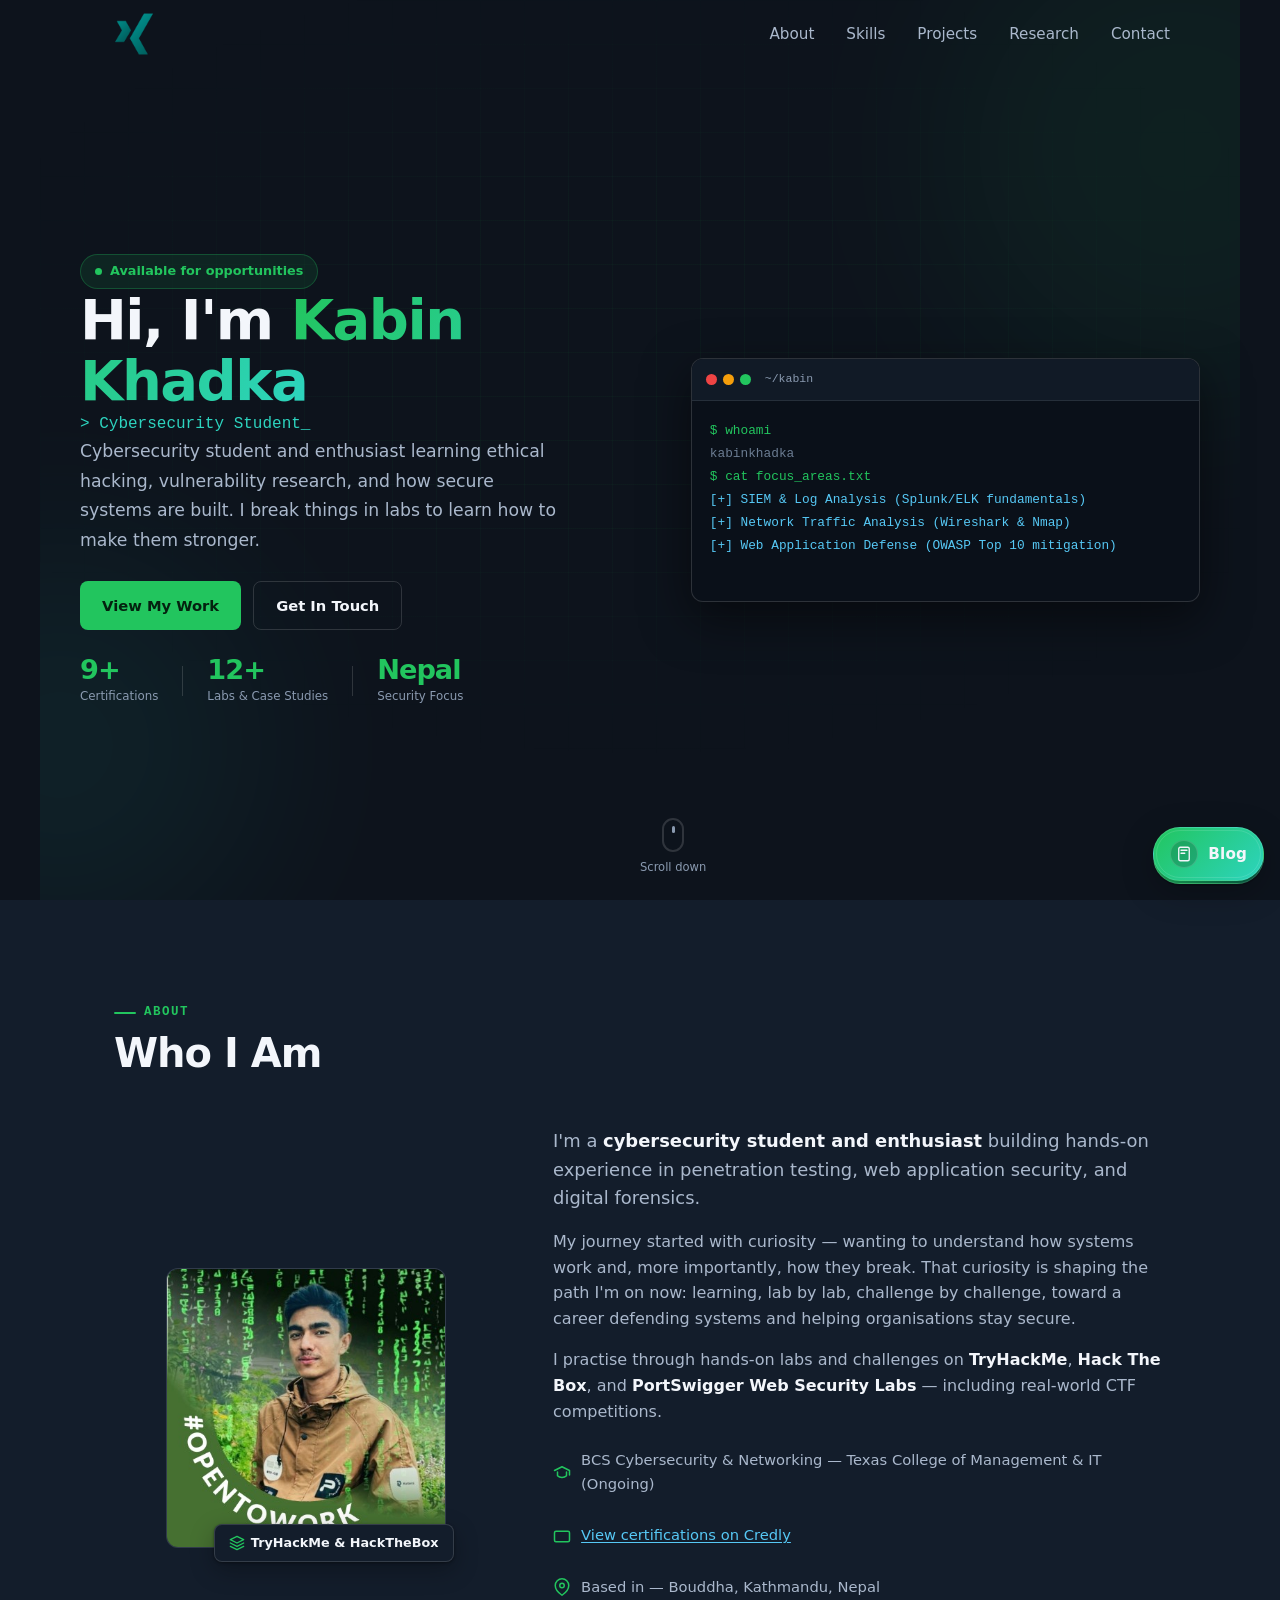
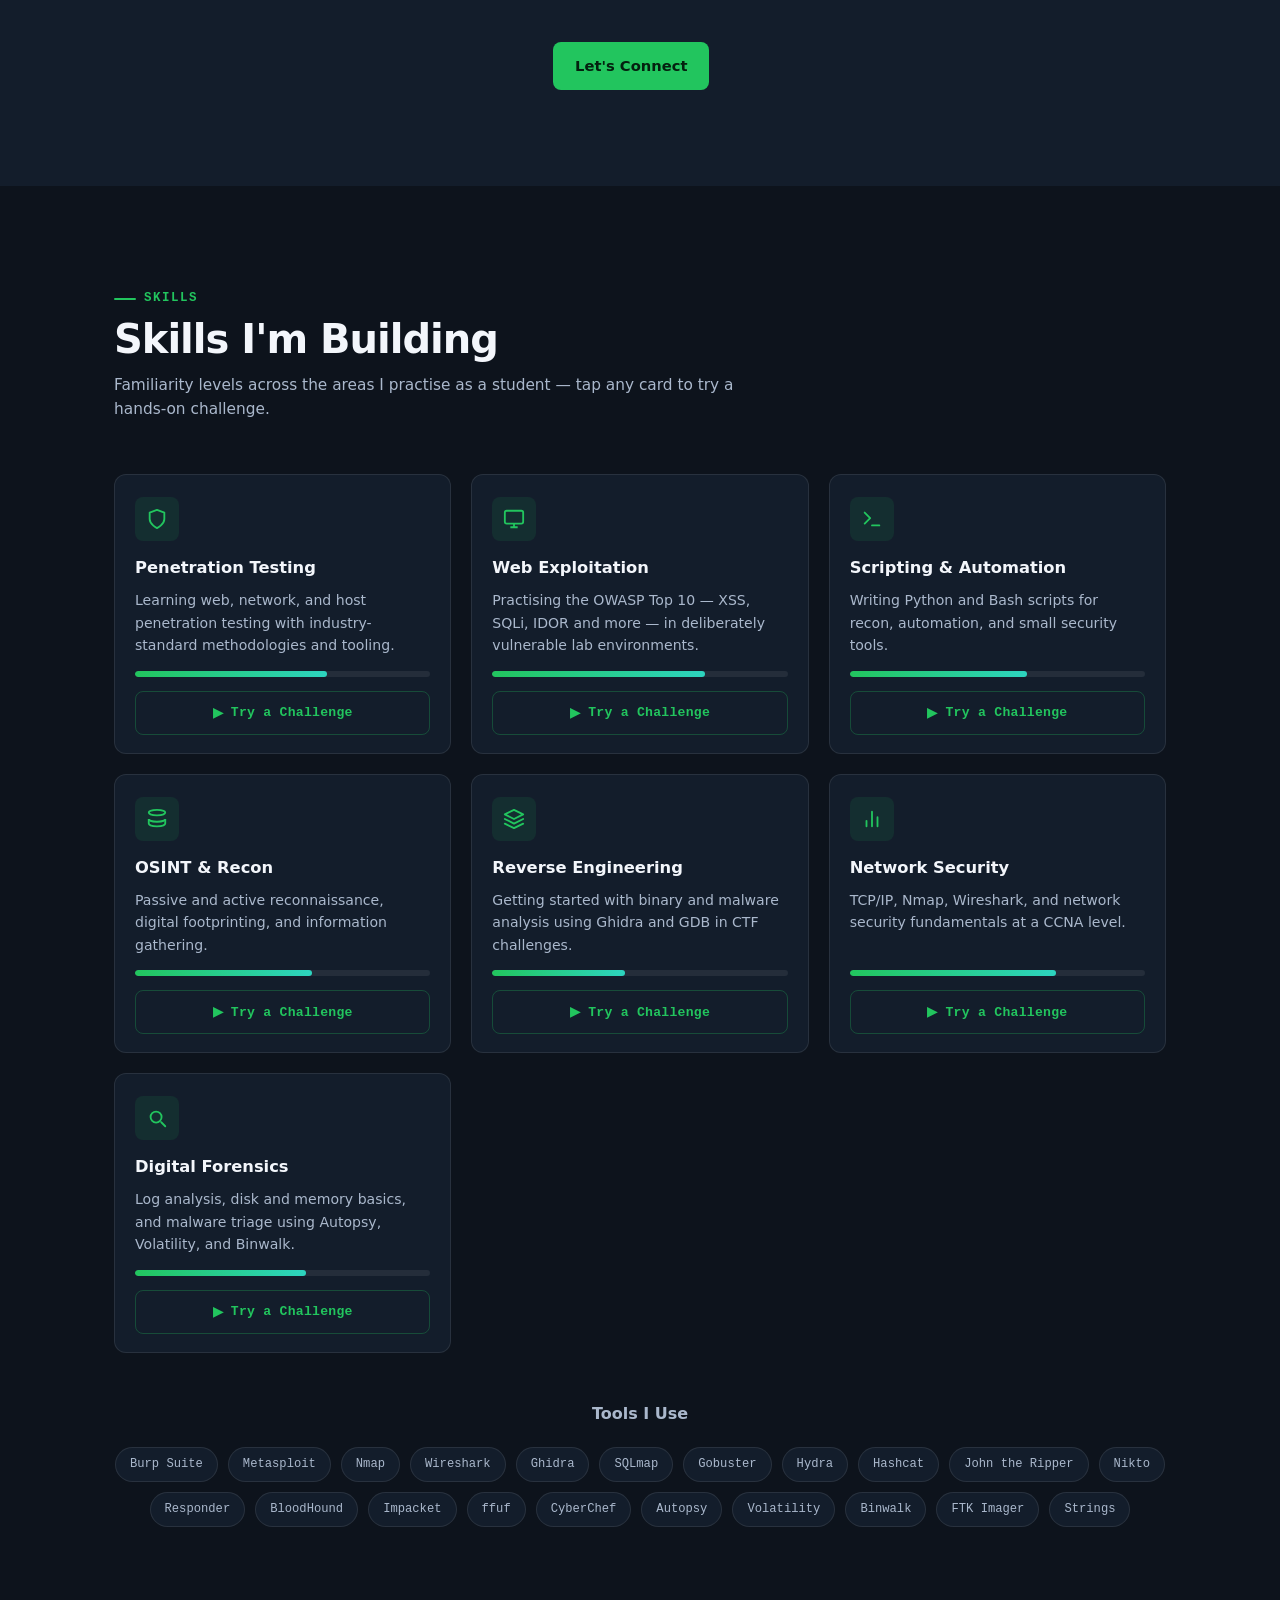
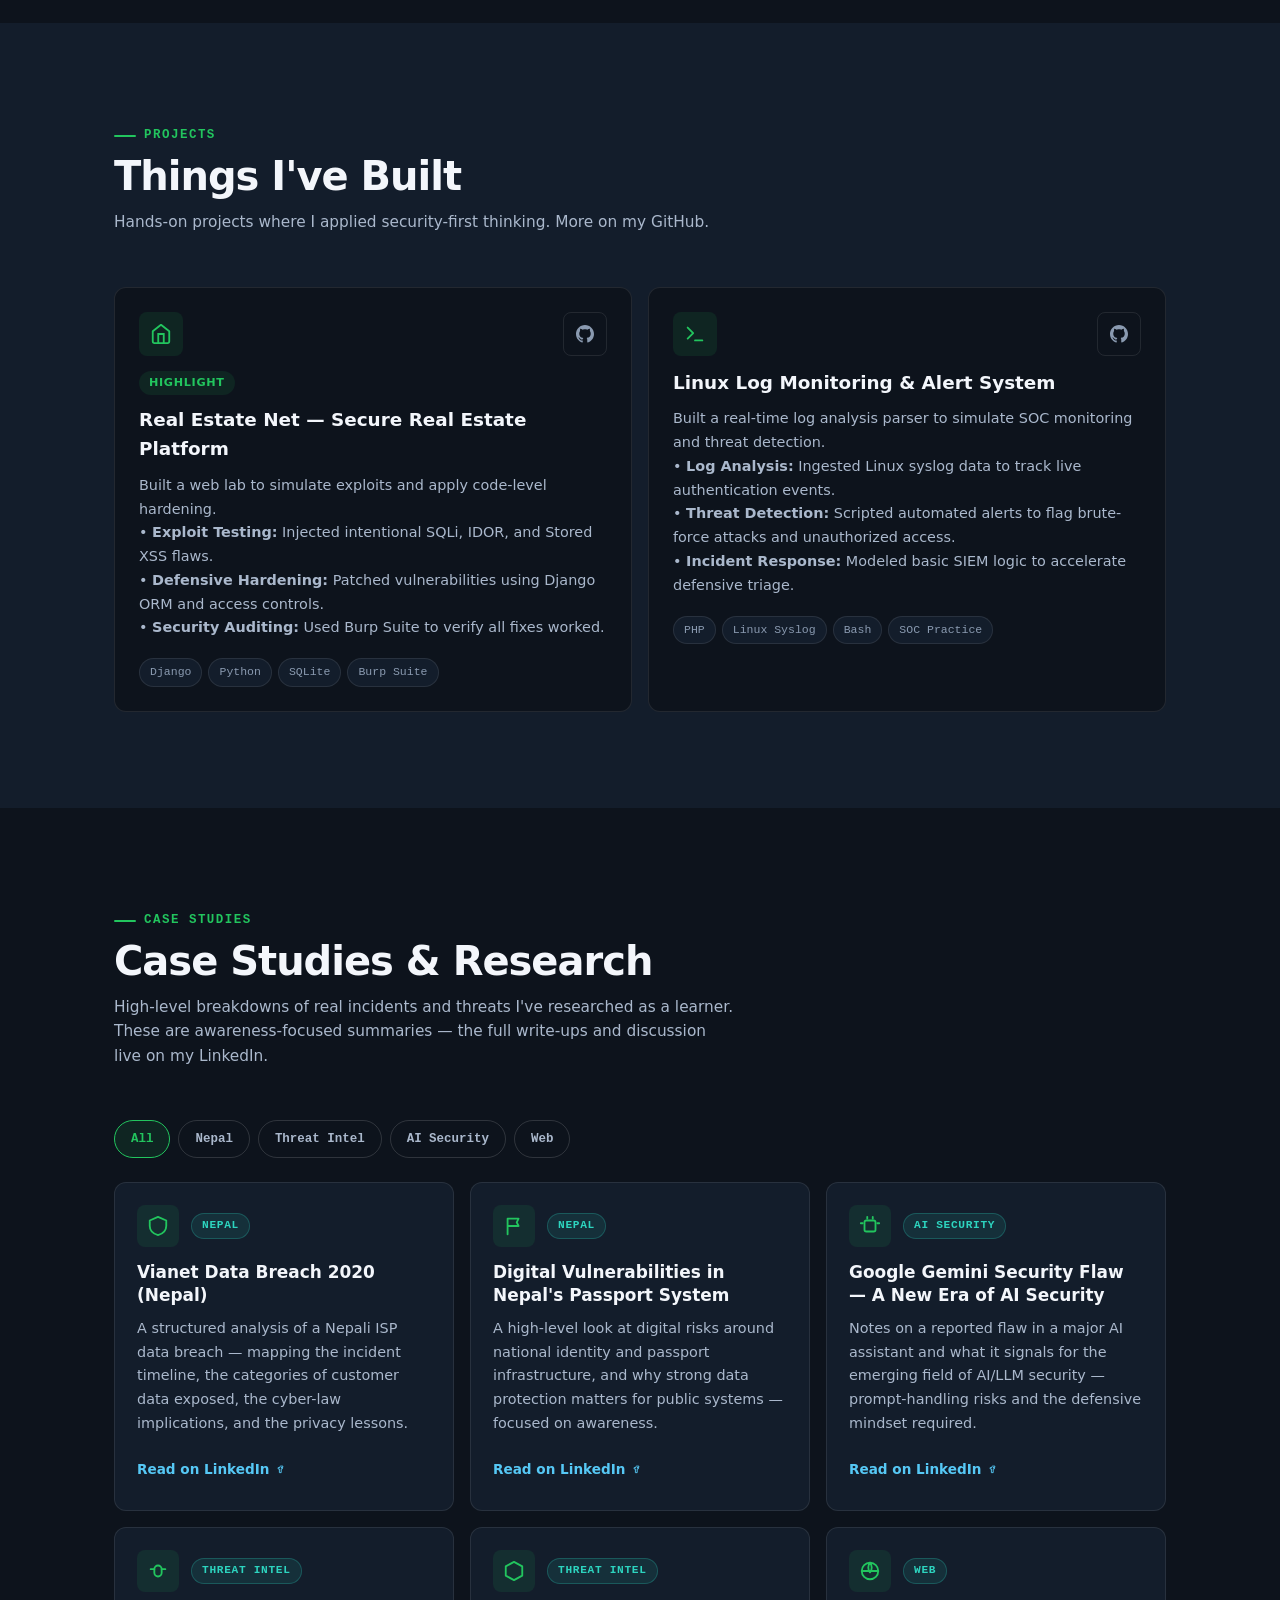
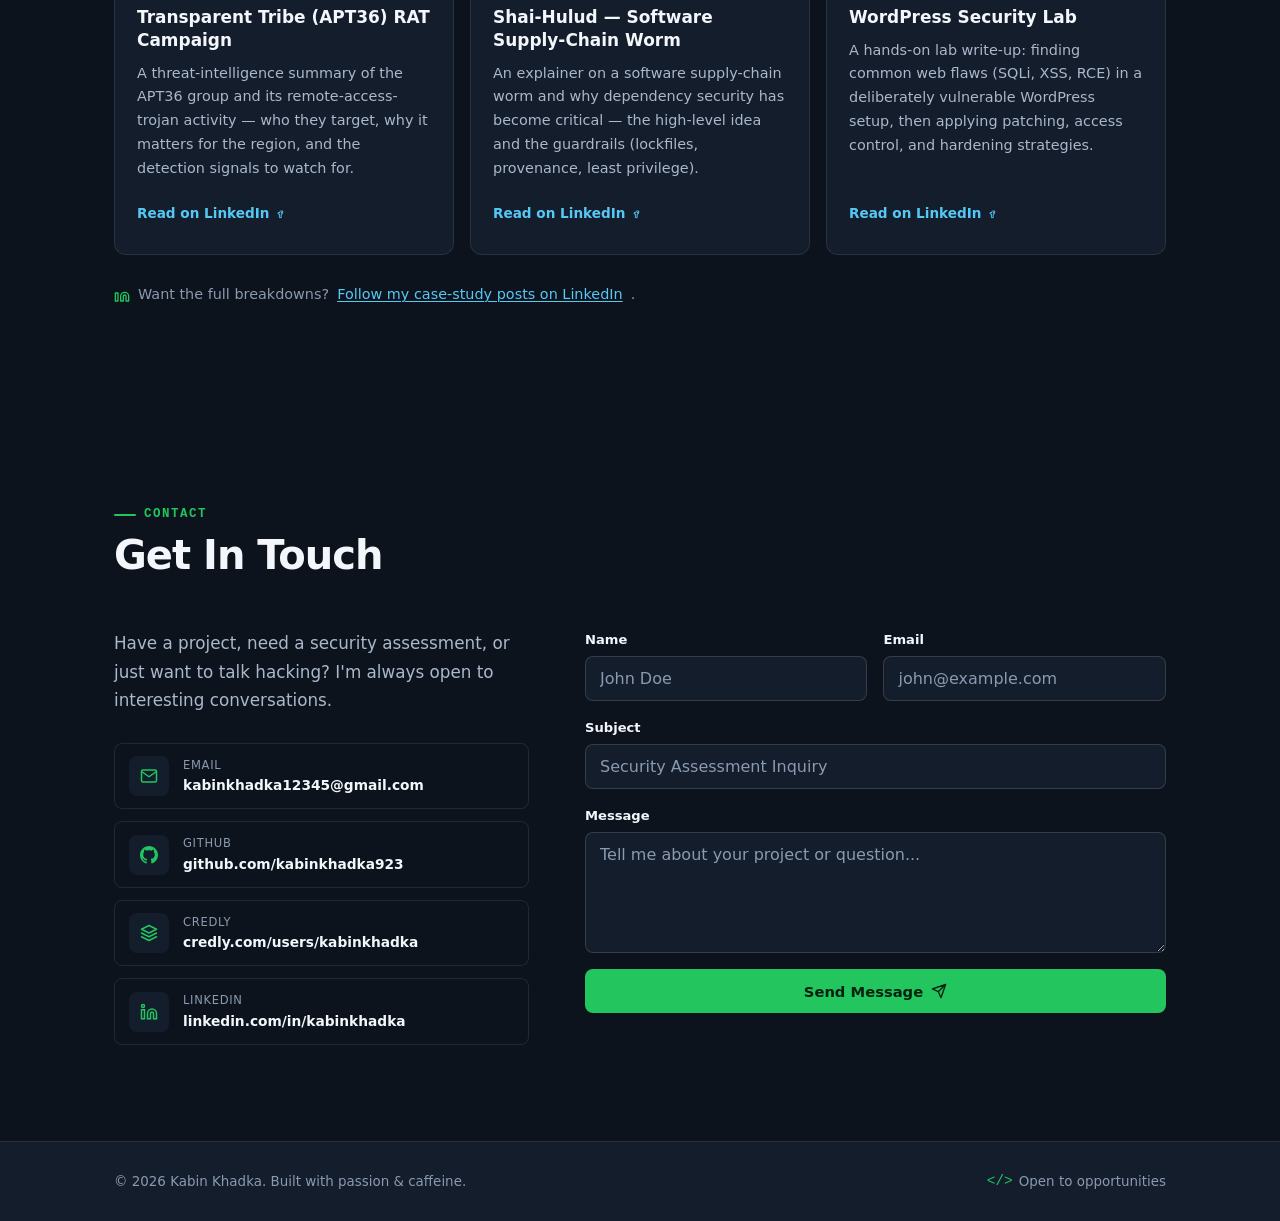
<file: index.html>
<!DOCTYPE html>
<html lang="en">
<head>
  <script async src="https://pagead2.googlesyndication.com/pagead/js/adsbygoogle.js?client=ca-pub-6558642243408965"
     crossorigin="anonymous"></script>
  
  <!-- Google tag (gtag.js) -->
<script async src="https://www.googletagmanager.com/gtag/js?id=G-NCF2CCQZCV"></script>
<script>
  window.dataLayer = window.dataLayer || [];
  function gtag(){dataLayer.push(arguments);}
  gtag('js', new Date());

  gtag('config', 'G-NCF2CCQZCV');
</script>
  <meta charset="UTF-8" />
  <meta name="viewport" content="width=device-width, initial-scale=1.0, viewport-fit=cover" />

  <!-- Search and page information -->
 <title>Kabin Khadka — Cybersecurity Researcher | Malware &amp; Threat Research | Nepal</title>
  <meta name="description" content="Kabin Khadka is a cybersecurity researcher from Kathmandu, Nepal, exploring emerging malware, computer viruses, cyber threats, security incidents, and the latest developments in cybersecurity through research and hands-on analysis." />
  <meta name="keywords" content="Kabin Khadka, cybersecurity researcher Nepal, malware research, malware analysis, computer viruses, cyber threats, threat intelligence, cybersecurity news, security research, digital forensics, ethical hacking, Kathmandu" />
  <meta name="author" content="Kabin Khadka" />
  <meta name="robots" content="index, follow" />
  <meta name="theme-color" content="#0d131c" />
  <meta name="color-scheme" content="dark" />
  <meta name="googlebot" content="index, follow" />
  <link rel="canonical" href="https://kabinkhadka.com.np/" />
  <link rel="preload" href="style.css" as="style" fetchpriority="high" />

  <!-- Social media preview -->
  <meta property="og:type" content="profile" />
  <meta property="og:title" content="Kabin Khadka — Cybersecurity Researcher | Malware &amp; Threat Research" />
  <meta property="og:description" content="Cybersecurity research covering emerging malware, computer viruses, cyber threats, security incidents, and the latest developments in cybersecurity. Based in Kathmandu, Nepal." />
  <meta property="og:url" content="https://kabinkhadka.com.np/" />
  <meta property="og:site_name" content="Kabin Khadka Portfolio" />
  <meta property="og:locale" content="en_US" />
  <meta property="og:image" content="https://kabinkhadka.com.np/kabin-profile.jpg" />
  <meta name="twitter:card" content="summary_large_image" />
  <meta name="twitter:title" content="Kabin Khadka — Cybersecurity Researcher | Malware & Threat Research" />
  <meta name="twitter:description" content="Cybersecurity researcher from Nepal exploring emerging malware, cyber threats, security incidents, and the latest developments in cybersecurity." />
  <meta name="twitter:image" content="https://kabinkhadka.com.np/kabin-profile.jpg" />

  <!-- Browser icon -->
  <link rel="icon" type="image/png" href="./favicon.png" />
  <link rel="stylesheet" href="style.css" />

  <!-- Information for search engines -->
  <script type="application/ld+json">
  {
    "@context": "https://schema.org",
    "@type": "ProfilePage",
    "mainEntity": {
      "@type": "Person",
      "name": "Kabin Khadka",
      "jobTitle": "Cybersecurity Researcher",
      "description": "Cybersecurity researcher exploring emerging malware, computer viruses, cyber threats, security incidents, and cybersecurity developments through research and hands-on analysis.",
      "url": "https://kabinkhadka.com.np/",
      "email": "mailto:kabinkhadka12345@gmail.com",
      "address": {
        "@type": "PostalAddress",
        "addressLocality": "Kathmandu",
        "addressCountry": "Nepal"
      },
      "knowsAbout": [
        "Penetration Testing",
        "Web Exploitation",
        "Network Security",
        "Reverse Engineering",
        "Digital Forensics",
        "OSINT"
      ],
      "sameAs": [
        "https://github.com/kabinkhadka923",
        "https://www.linkedin.com/in/kabinkhadka/",
        "https://www.credly.com/users/kabinkhadka"
      ]
    }
  }
  </script>
</head>
<body>

  <!-- Accessibility shortcut -->
  <a href="#main" class="skip-link">Skip to main content</a>

<a href="https://blog.kabinkhadka.com.np/"
   target="_blank"
   rel="noopener noreferrer"
   class="floating-blog-btn"
   aria-label="Open blog page">

    <span class="shadow" aria-hidden="true"></span>

    <span class="edge" aria-hidden="true"></span>

    <span class="front">
        <span class="floating-blog-icon" aria-hidden="true">
            <svg viewBox="0 0 24 24" fill="none">
                <path
                    d="M7 3h10a2 2 0 012 2v14a2 2 0 01-2 2H7a2 2 0 01-2-2V5a2 2 0 012-2z"
                    stroke="currentColor"
                    stroke-width="1.8"
                    stroke-linecap="round"
                    stroke-linejoin="round"/>
                <path
                    d="M8 7h8M8 11h5"
                    stroke="currentColor"
                    stroke-width="1.8"
                    stroke-linecap="round"/>
            </svg>
        </span>

        <span class="floating-blog-label">Blog</span>
    </span>
</a>

  <!-- Main navigation -->
  <header>
  <nav id="navbar" aria-label="Primary">
    <div class="nav-container">
      <a href="#hero" class="nav-logo">
        <img src="./favicon.png" alt="Logo"/></a>
      <ul class="nav-links">
        <li><a href="#about">About</a></li>
        <li><a href="#skills">Skills</a></li>
        <li><a href="#projects">Projects</a></li>
        <li><a href="#cases">Research</a></li>
        <li><a href="#contact">Contact</a></li>
      </ul>
      <button class="hamburger" id="hamburger" aria-label="Toggle navigation menu" aria-expanded="false" aria-controls="primary-menu">
        <span aria-hidden="true"></span><span aria-hidden="true"></span><span aria-hidden="true"></span>
      </button>
    </div>
  </nav>
  </header>

  <main id="main">

  <!-- Hero background and animation -->
  <div id="hero-wrapper">
  <canvas id="matrix-canvas" aria-hidden="true"></canvas>

  <!-- Introduction section -->
  <section id="hero" aria-labelledby="hero-title">
    <div class="hero-bg" aria-hidden="true">
      <div class="grid-overlay"></div>
      <div class="blob blob-1"></div>
      <div class="blob blob-2"></div>
    </div>
    <div class="hero-content">
      <p class="hero-badge">
        <span class="badge-dot" aria-hidden="true"></span>
        Available for opportunities
      </p>
      <h1 class="hero-title" id="hero-title">
        Hi, I'm <span class="gradient-text">Kabin Khadka</span>
      </h1>
      <p class="hero-subtitle typewriter" id="typewriter" aria-hidden="true"></p>
      <p class="sr-only">Cybersecurity learner, CTF player, ethical hacking student, security enthusiast, and lifelong learner.</p>
      <p class="hero-desc">
        Cybersecurity student and enthusiast learning ethical hacking, vulnerability research, and how secure systems are built. I break things in labs to learn how to make them stronger.
      </p><br>
      <div class="hero-actions">
        <a href="#projects" class="btn btn-primary">View My Work</a>
        <a href="#contact" class="btn btn-outline">Get In Touch</a>
      </div><br>
      <div class="hero-stats">
        <div class="stat">
          <span class="stat-num">9+</span>
          <span class="stat-label">Certifications</span>
        </div>
        <div class="stat-divider" aria-hidden="true"></div>
        <div class="stat">
          <span class="stat-num">12+</span>
          <span class="stat-label">Labs &amp; Case Studies</span>
        </div>
        <div class="stat-divider" aria-hidden="true"></div>
        <div class="stat">
          <span class="stat-num">Nepal</span>
          <span class="stat-label">Security Focus</span>
        </div>
      </div>
    </div>
    <div class="hero-visual">
      <div class="terminal-card" aria-hidden="true">
        <div class="terminal-header">
          <span class="t-dot red"></span>
          <span class="t-dot yellow"></span>
          <span class="t-dot green"></span>
          <span class="t-title">~/kabin</span>
        </div>
        <div class="terminal-body" id="terminalBody"></div>
      </div>
    </div>
    <a href="#about" class="scroll-indicator" aria-label="Scroll down to About section">
      <span class="scroll-mouse" aria-hidden="true">
        <span class="scroll-wheel"></span>
      </span>
      <span>Scroll down</span>
    </a>
  </section>
  </div>

  <!-- About section -->
  <section id="about" aria-labelledby="about-title">
    <div class="container">
      <div class="section-header">
        <span class="section-tag">About</span>
        <h2 class="section-title" id="about-title">Who I Am</h2>
      </div>
      <div class="about-grid">
        <div class="about-img-wrap">
          <img src="kabin-profile.jpg" alt="Kabin Khadka - Cybersecurity Enthusiast from Nepal" class="about-img-placeholder" loading="lazy" decoding="async" width="640" height="640" />
          <p class="about-img-badge">
            <svg width="16" height="16" viewBox="0 0 24 24" fill="none" aria-hidden="true"><path d="M12 2L2 7l10 5 10-5-10-5zM2 17l10 5 10-5M2 12l10 5 10-5" stroke="#22c55e" stroke-width="2" stroke-linecap="round" stroke-linejoin="round"/></svg>
            TryHackMe &amp; HackTheBox
          </p>
        </div>
        <div class="about-text">
          <p class="about-lead">I'm a <strong>cybersecurity student and enthusiast</strong> building hands-on experience in penetration testing, web application security, and digital forensics.</p>
          <p>My journey started with curiosity — wanting to understand how systems work and, more importantly, how they break. That curiosity is shaping the path I'm on now: learning, lab by lab, challenge by challenge, toward a career defending systems and helping organisations stay secure.</p>
          <p>I practise through hands-on labs and challenges on <strong>TryHackMe</strong>, <strong>Hack The Box</strong>, and <strong>PortSwigger Web Security Labs</strong> — including real-world CTF competitions.</p>
          <div class="about-highlights">
            <p class="highlight-item">
              <svg width="18" height="18" viewBox="0 0 24 24" fill="none" aria-hidden="true"><path d="M22 10v6M2 10l10-5 10 5M6 12v5c3 3 9 3 12 0v-5" stroke="#22c55e" stroke-width="2" stroke-linecap="round" stroke-linejoin="round"/></svg>
              BCS Cybersecurity &amp; Networking — Texas College of Management &amp; IT (Ongoing)
            </p>
            <p class="highlight-item">
              <svg width="18" height="18" viewBox="0 0 24 24" fill="none" aria-hidden="true"><path d="M20 7H4a2 2 0 00-2 2v10a2 2 0 002 2h16a2 2 0 002-2V9a2 2 0 00-2-2z" stroke="#22c55e" stroke-width="2" stroke-linecap="round" stroke-linejoin="round"/></svg>
              <a href="https://www.credly.com/users/kabinkhadka" target="_blank" rel="noopener" class="inline-link">View certifications on Credly</a>
            </p>
            <p class="highlight-item">
              <svg width="18" height="18" viewBox="0 0 24 24" fill="none" aria-hidden="true"><path d="M21 10c0 7-9 13-9 13s-9-6-9-13a9 9 0 0118 0z" stroke="#22c55e" stroke-width="2"/><circle cx="12" cy="10" r="3" stroke="#22c55e" stroke-width="2"/></svg>
              Based in — Bouddha, Kathmandu, Nepal
            </p>
          </div>
          <a href="#contact" class="btn btn-primary">Let's Connect</a>
        </div>
      </div>
    </div>
  </section>

  <!-- Skills section -->
  <section id="skills" aria-labelledby="skills-title">
    <div class="container">
      <div class="section-header">
        <span class="section-tag">Skills</span>
        <h2 class="section-title" id="skills-title">Skills I'm Building</h2>
        <p class="section-sub">Familiarity levels across the areas I practise as a student — tap any card to try a hands-on challenge.</p>
      </div>
      <div class="skills-grid">

        <article class="skill-card" data-delay="0">
          <div class="skill-icon" aria-hidden="true">
            <svg viewBox="0 0 24 24" fill="none"><path d="M12 22s8-4 8-10V5l-8-3-8 3v7c0 6 8 10 8 10z" stroke="currentColor" stroke-width="2" stroke-linejoin="round"/></svg>
          </div>
          <h3>Penetration Testing</h3>
          <p>Learning web, network, and host penetration testing with industry-standard methodologies and tooling.</p>
          <div class="skill-bar" role="meter" aria-label="Penetration Testing familiarity" aria-valuenow="65" aria-valuemin="0" aria-valuemax="100"><div class="skill-fill" data-width="65"></div></div>
          <button class="game-btn" data-game="pentest"><span aria-hidden="true">▶</span> Try a Challenge</button>
        </article>

        <article class="skill-card" data-delay="100">
          <div class="skill-icon" aria-hidden="true">
            <svg viewBox="0 0 24 24" fill="none"><rect x="2" y="3" width="20" height="14" rx="2" stroke="currentColor" stroke-width="2"/><path d="M8 21h8M12 17v4" stroke="currentColor" stroke-width="2"/></svg>
          </div>
          <h3>Web Exploitation</h3>
          <p>Practising the OWASP Top 10 — XSS, SQLi, IDOR and more — in deliberately vulnerable lab environments.</p>
          <div class="skill-bar" role="meter" aria-label="Web Exploitation familiarity" aria-valuenow="72" aria-valuemin="0" aria-valuemax="100"><div class="skill-fill" data-width="72"></div></div>
          <button class="game-btn" data-game="webex"><span aria-hidden="true">▶</span> Try a Challenge</button>
        </article>

        <article class="skill-card" data-delay="200">
          <div class="skill-icon" aria-hidden="true">
            <svg viewBox="0 0 24 24" fill="none"><path d="M4 17l6-6-6-6M12 19h8" stroke="currentColor" stroke-width="2" stroke-linecap="round" stroke-linejoin="round"/></svg>
          </div>
          <h3>Scripting &amp; Automation</h3>
          <p>Writing Python and Bash scripts for recon, automation, and small security tools.</p>
          <div class="skill-bar" role="meter" aria-label="Scripting and Automation familiarity" aria-valuenow="60" aria-valuemin="0" aria-valuemax="100"><div class="skill-fill" data-width="60"></div></div>
          <button class="game-btn" data-game="scripting"><span aria-hidden="true">▶</span> Try a Challenge</button>
        </article>

        <article class="skill-card" data-delay="300">
          <div class="skill-icon" aria-hidden="true">
            <svg viewBox="0 0 24 24" fill="none"><ellipse cx="12" cy="5" rx="9" ry="3" stroke="currentColor" stroke-width="2"/><path d="M21 12c0 1.66-4 3-9 3s-9-1.34-9-3" stroke="currentColor" stroke-width="2"/><path d="M3 12v5c0 1.66 4 3 9 3s9-1.34 9-3v-5" stroke="currentColor" stroke-width="2"/></svg>
          </div>
          <h3>OSINT &amp; Recon</h3>
          <p>Passive and active reconnaissance, digital footprinting, and information gathering.</p>
          <div class="skill-bar" role="meter" aria-label="OSINT and Recon familiarity" aria-valuenow="60" aria-valuemin="0" aria-valuemax="100"><div class="skill-fill" data-width="60"></div></div>
          <button class="game-btn" data-game="osint"><span aria-hidden="true">▶</span> Try a Challenge</button>
        </article>

        <article class="skill-card" data-delay="400">
          <div class="skill-icon" aria-hidden="true">
            <svg viewBox="0 0 24 24" fill="none"><path d="M12 2L2 7l10 5 10-5-10-5zM2 17l10 5 10-5M2 12l10 5 10-5" stroke="currentColor" stroke-width="2" stroke-linecap="round" stroke-linejoin="round"/></svg>
          </div>
          <h3>Reverse Engineering</h3>
          <p>Getting started with binary and malware analysis using Ghidra and GDB in CTF challenges.</p>
          <div class="skill-bar" role="meter" aria-label="Reverse Engineering familiarity" aria-valuenow="45" aria-valuemin="0" aria-valuemax="100"><div class="skill-fill" data-width="45"></div></div>
          <button class="game-btn" data-game="reveng"><span aria-hidden="true">▶</span> Try a Challenge</button>
        </article>

        <article class="skill-card" data-delay="500">
          <div class="skill-icon" aria-hidden="true">
            <svg viewBox="0 0 24 24" fill="none"><path d="M18 20V10M12 20V4M6 20v-6" stroke="currentColor" stroke-width="2" stroke-linecap="round" stroke-linejoin="round"/></svg>
          </div>
          <h3>Network Security</h3>
          <p>TCP/IP, Nmap, Wireshark, and network security fundamentals at a CCNA level.</p>
          <div class="skill-bar" role="meter" aria-label="Network Security familiarity" aria-valuenow="70" aria-valuemin="0" aria-valuemax="100"><div class="skill-fill" data-width="70"></div></div>
          <button class="game-btn" data-game="netsec"><span aria-hidden="true">▶</span> Try a Challenge</button>
        </article>

        <article class="skill-card" data-delay="600">
          <div class="skill-icon" aria-hidden="true">
            <svg viewBox="0 0 24 24" fill="none"><path d="M21 21l-4.35-4.35M17 11A6 6 0 115 11a6 6 0 0112 0z" stroke="currentColor" stroke-width="2" stroke-linecap="round" stroke-linejoin="round"/></svg>
          </div>
          <h3>Digital Forensics</h3>
          <p>Log analysis, disk and memory basics, and malware triage using Autopsy, Volatility, and Binwalk.</p>
          <div class="skill-bar" role="meter" aria-label="Digital Forensics familiarity" aria-valuenow="58" aria-valuemin="0" aria-valuemax="100"><div class="skill-fill" data-width="58"></div></div>
          <button class="game-btn" data-game="forensics"><span aria-hidden="true">▶</span> Try a Challenge</button>
        </article>

      </div>

      <div class="tools-section">
        <h3 class="tools-title">Tools I Use</h3>
        <ul class="tools-grid">
          <li class="tool-tag"><a href="https://github.com/PortSwigger" target="_blank" rel="noopener noreferrer">Burp Suite</a></li>
          <li class="tool-tag"><a href="https://github.com/rapid7/metasploit-framework" target="_blank" rel="noopener noreferrer">Metasploit</a></li>
          <li class="tool-tag"><a href="https://github.com/nmap/nmap" target="_blank" rel="noopener noreferrer">Nmap</a></li>
          <li class="tool-tag"><a href="https://github.com/wireshark/wireshark" target="_blank" rel="noopener noreferrer">Wireshark</a></li>
          <li class="tool-tag"><a href="https://github.com/NationalSecurityAgency/ghidra" target="_blank" rel="noopener noreferrer">Ghidra</a></li>
          <li class="tool-tag"><a href="https://github.com/sqlmapproject/sqlmap" target="_blank" rel="noopener noreferrer">SQLmap</a></li>
          <li class="tool-tag"><a href="https://github.com/OJ/gobuster" target="_blank" rel="noopener noreferrer">Gobuster</a></li>
          <li class="tool-tag"><a href="https://github.com/vanhauser-thc/thc-hydra" target="_blank" rel="noopener noreferrer">Hydra</a></li>
          <li class="tool-tag"><a href="https://github.com/hashcat/hashcat" target="_blank" rel="noopener noreferrer">Hashcat</a></li>
          <li class="tool-tag"><a href="https://github.com/openwall/john" target="_blank" rel="noopener noreferrer">John the Ripper</a></li>
          <li class="tool-tag"><a href="https://github.com/sullo/nikto" target="_blank" rel="noopener noreferrer">Nikto</a></li>
          <li class="tool-tag"><a href="https://github.com/lgandx/Responder" target="_blank" rel="noopener noreferrer">Responder</a></li>
          <li class="tool-tag"><a href="https://github.com/SpecterOps/BloodHound" target="_blank" rel="noopener noreferrer">BloodHound</a></li>
          <li class="tool-tag"><a href="https://github.com/fortra/impacket" target="_blank" rel="noopener noreferrer">Impacket</a></li>
          <li class="tool-tag"><a href="https://github.com/ffuf/ffuf" target="_blank" rel="noopener noreferrer">ffuf</a></li>
          <li class="tool-tag"><a href="https://github.com/gchq/CyberChef" target="_blank" rel="noopener noreferrer">CyberChef</a></li>
          <li class="tool-tag"><a href="https://github.com/sleuthkit/autopsy" target="_blank" rel="noopener noreferrer">Autopsy</a></li>
          <li class="tool-tag"><a href="https://github.com/volatilityfoundation/volatility3" target="_blank" rel="noopener noreferrer">Volatility</a></li>
          <li class="tool-tag"><a href="https://github.com/ReFirmLabs/binwalk" target="_blank" rel="noopener noreferrer">Binwalk</a></li>
          <li class="tool-tag"><a href="https://exterro.com/ftk-product-downloads" target="_blank" rel="noopener noreferrer">FTK Imager</a></li>
          <li class="tool-tag"><a href="https://sourceware.org/binutils/" target="_blank" rel="noopener noreferrer">Strings</a></li>
        </ul>
      </div>

    </div>
  </section>

  <!-- Projects section -->
  <section id="projects" aria-labelledby="projects-title">
    <div class="container">
      <div class="section-header">
        <span class="section-tag">Projects</span>
        <h2 class="section-title" id="projects-title">Things I've Built</h2>
        <p class="section-sub">Hands-on projects where I applied security-first thinking. More on my GitHub.</p>
      </div>
      <div class="projects-grid">

        <article class="project-card">
          <div class="project-top">
            <div class="project-icon" aria-hidden="true">
              <svg viewBox="0 0 24 24" fill="none"><path d="M3 9l9-7 9 7v11a2 2 0 01-2 2H5a2 2 0 01-2-2z" stroke="currentColor" stroke-width="2" stroke-linejoin="round"/><path d="M9 22V12h6v10" stroke="currentColor" stroke-width="2"/></svg>
            </div>
            <div class="project-links">
              <a href="https://github.com/kabinkhadka923" class="icon-link" target="_blank" rel="noopener" aria-label="Real Estate Net on GitHub"><svg viewBox="0 0 24 24" fill="currentColor" aria-hidden="true"><path d="M12 0c-6.626 0-12 5.373-12 12 0 5.302 3.438 9.8 8.207 11.387.599.111.793-.261.793-.577v-2.234c-3.338.726-4.033-1.416-4.033-1.416-.546-1.387-1.333-1.756-1.333-1.756-1.089-.745.083-.729.083-.729 1.205.084 1.839 1.237 1.839 1.237 1.07 1.834 2.807 1.304 3.492.997.107-.775.418-1.305.762-1.604-2.665-.305-5.467-1.334-5.467-5.931 0-1.311.469-2.381 1.236-3.221-.124-.303-.535-1.524.117-3.176 0 0 1.008-.322 3.301 1.23.957-.266 1.983-.399 3.003-.404 1.02.005 2.047.138 3.006.404 2.291-1.552 3.297-1.23 3.297-1.23.653 1.653.242 2.874.118 3.176.77.84 1.235 1.911 1.235 3.221 0 4.609-2.807 5.624-5.479 5.921.43.372.823 1.102.823 2.222v 3.293c0 .319.192.694.801.576C20.566 21.797 24 17.3 24 12c0-6.627-5.373-12-12-12z"/></svg></a>
            </div>
          </div>
          <span class="project-badge">Highlight</span>
          <h3 class="project-title">Real Estate Net — Secure Real Estate Platform</h3>
         <p class="project-desc">
        Built a web lab to simulate exploits and apply code-level hardening.<br>
        • <strong>Exploit Testing:</strong> Injected intentional SQLi, IDOR, and Stored XSS flaws.<br>
        • <strong>Defensive Hardening:</strong> Patched vulnerabilities using Django ORM and access controls.<br>
        • <strong>Security Auditing:</strong> Used Burp Suite to verify all fixes worked.
        </p>

          <ul class="project-tags">
            <li>Django</li><li>Python</li><li>SQLite</li><li>Burp Suite</li>
          </ul>
        </article>

        <article class="project-card">
          <div class="project-top">
            <div class="project-icon" aria-hidden="true">
              <svg viewBox="0 0 24 24" fill="none"><path d="M4 17l6-6-6-6M12 19h8" stroke="currentColor" stroke-width="2" stroke-linecap="round" stroke-linejoin="round"/></svg>
            </div>
            <div class="project-links">
              <a href="https://github.com/kabinkhadka923" class="icon-link" target="_blank" rel="noopener" aria-label="Linux Log Monitoring and Alert System on GitHub"><svg viewBox="0 0 24 24" fill="currentColor" aria-hidden="true"><path d="M12 0c-6.626 0-12 5.373-12 12 0 5.302 3.438 9.8 8.207 11.387.599.111.793-.261.793-.577v-2.234c-3.338.726-4.033-1.416-4.033-1.416-.546-1.387-1.333-1.756-1.333-1.756-1.089-.745.083-.729.083-.729 1.205.084 1.839 1.237 1.839 1.237 1.07 1.834 2.807 1.304 3.492.997.107-.775.418-1.305.762-1.604-2.665-.305-5.467-1.334-5.467-5.931 0-1.311.469-2.381 1.236-3.221-.124-.303-.535-1.524.117-3.176 0 0 1.008-.322 3.301 1.23.957-.266 1.983-.399 3.003-.404 1.02.005 2.047.138 3.006.404 2.291-1.552 3.297-1.23 3.297-1.23.653 1.653.242 2.874.118 3.176.77.84 1.235 1.911 1.235 3.221 0 4.609-2.807 5.624-5.479 5.921.43.372.823 1.102.823 2.222v 3.293c0 .319.192.694.801.576C20.566 21.797 24 17.3 24 12c0-6.627-5.373-12-12-12z"/></svg></a>
            </div>
          </div>
          <h3 class="project-title">Linux Log Monitoring &amp; Alert System</h3>
           <p class="project-desc">
            Built a real-time log analysis parser to simulate SOC monitoring and threat detection.<br>
            • <strong>Log Analysis:</strong> Ingested Linux syslog data to track live authentication events.<br>
            • <strong>Threat Detection:</strong> Scripted automated alerts to flag brute-force attacks and unauthorized access.<br>
            • <strong>Incident Response:</strong> Modeled basic SIEM logic to accelerate defensive triage.
            </p>
          <ul class="project-tags">
            <li>PHP</li><li>Linux Syslog</li><li>Bash</li><li>SOC Practice</li>
          </ul>
        </article>

      </div>
    </div>
  </section>

  <!-- Case studies section -->
  <section id="cases" aria-labelledby="cases-title">
    <div class="container">
      <div class="section-header">
        <span class="section-tag">Case Studies</span>
        <h2 class="section-title" id="cases-title">Case Studies &amp; Research</h2>
        <p class="section-sub">High-level breakdowns of real incidents and threats I've researched as a learner. These are awareness-focused summaries — the full write-ups and discussion live on my LinkedIn.</p>
      </div>

      <div class="case-filters" role="group" aria-label="Filter case studies by topic">
        <button class="case-filter is-active" data-filter="all" aria-pressed="true">All</button>
        <button class="case-filter" data-filter="nepal" aria-pressed="false">Nepal</button>
        <button class="case-filter" data-filter="threat" aria-pressed="false">Threat Intel</button>
        <button class="case-filter" data-filter="ai" aria-pressed="false">AI Security</button>
        <button class="case-filter" data-filter="web" aria-pressed="false">Web</button>
      </div>

      <div class="cases-grid" id="casesGrid">
        <article class="case-card" data-cat="nepal">
          <div class="case-top">
            <span class="case-icon" aria-hidden="true"><svg viewBox="0 0 24 24" fill="none"><path d="M12 2L3 6v6c0 5 3.8 8.4 9 10 5.2-1.6 9-5 9-10V6l-9-4z" stroke="currentColor" stroke-width="2" stroke-linecap="round" stroke-linejoin="round"/></svg></span>
            <span class="case-cat">Nepal</span>
          </div>
          <h3 class="case-title">Vianet Data Breach 2020 (Nepal)</h3>
          <p class="case-desc">A structured analysis of a Nepali ISP data breach — mapping the incident timeline, the categories of customer data exposed, the cyber-law implications, and the privacy lessons.</p>
          <a class="case-link" href="https://www.linkedin.com/in/kabinkhadka/" target="_blank" rel="noopener">Read on LinkedIn <svg viewBox="0 0 24 24" fill="none" aria-hidden="true"><path d="M7 17v-6h-2v-2h2V9.5C7 7.56 8.126 6.5 10.01 6.5h2.47v2h-1.537c-.94 0-1.024.437-1.024 1.08V9h2.05l-.267 2h-1.783v6z" stroke="currentColor" stroke-width="1.5"/></svg></a>
        </article>

        <article class="case-card" data-cat="nepal">
          <div class="case-top">
            <span class="case-icon" aria-hidden="true"><svg viewBox="0 0 24 24" fill="none"><path d="M5 21V4M5 4h12l-2 4 2 4H5" stroke="currentColor" stroke-width="2" stroke-linecap="round" stroke-linejoin="round"/></svg></span>
            <span class="case-cat">Nepal</span>
          </div>
          <h3 class="case-title">Digital Vulnerabilities in Nepal's Passport System</h3>
          <p class="case-desc">A high-level look at digital risks around national identity and passport infrastructure, and why strong data protection matters for public systems — focused on awareness.</p>
          <a class="case-link" href="https://www.linkedin.com/in/kabinkhadka/" target="_blank" rel="noopener">Read on LinkedIn <svg viewBox="0 0 24 24" fill="none" aria-hidden="true"><path d="M7 17v-6h-2v-2h2V9.5C7 7.56 8.126 6.5 10.01 6.5h2.47v2h-1.537c-.94 0-1.024.437-1.024 1.08V9h2.05l-.267 2h-1.783v6z" stroke="currentColor" stroke-width="1.5"/></svg></a>
        </article>

        <article class="case-card" data-cat="ai">
          <div class="case-top">
            <span class="case-icon" aria-hidden="true"><svg viewBox="0 0 24 24" fill="none"><rect x="6" y="6" width="12" height="12" rx="2" stroke="currentColor" stroke-width="2"/><path d="M9 2v2M15 2v2M2 9h2M20 9h2" stroke="currentColor" stroke-width="2" stroke-linecap="round"/></svg></span>
            <span class="case-cat">AI Security</span>
          </div>
          <h3 class="case-title">Google Gemini Security Flaw — A New Era of AI Security</h3>
          <p class="case-desc">Notes on a reported flaw in a major AI assistant and what it signals for the emerging field of AI/LLM security — prompt-handling risks and the defensive mindset required.</p>
          <a class="case-link" href="https://www.linkedin.com/in/kabinkhadka/" target="_blank" rel="noopener">Read on LinkedIn <svg viewBox="0 0 24 24" fill="none" aria-hidden="true"><path d="M7 17v-6h-2v-2h2V9.5C7 7.56 8.126 6.5 10.01 6.5h2.47v2h-1.537c-.94 0-1.024.437-1.024 1.08V9h2.05l-.267 2h-1.783v6z" stroke="currentColor" stroke-width="1.5"/></svg></a>
        </article>

        <article class="case-card" data-cat="threat">
          <div class="case-top">
            <span class="case-icon" aria-hidden="true"><svg viewBox="0 0 24 24" fill="none"><rect x="8" y="6" width="8" height="12" rx="4" stroke="currentColor" stroke-width="2"/><path d="M8 10H4M16 10h4" stroke="currentColor" stroke-width="2" stroke-linecap="round"/></svg></span>
            <span class="case-cat">Threat Intel</span>
          </div>
          <h3 class="case-title">Transparent Tribe (APT36) RAT Campaign</h3>
          <p class="case-desc">A threat-intelligence summary of the APT36 group and its remote-access-trojan activity — who they target, why it matters for the region, and the detection signals to watch for.</p>
          <a class="case-link" href="https://www.linkedin.com/in/kabinkhadka/" target="_blank" rel="noopener">Read on LinkedIn <svg viewBox="0 0 24 24" fill="none" aria-hidden="true"><path d="M7 17v-6h-2v-2h2V9.5C7 7.56 8.126 6.5 10.01 6.5h2.47v2h-1.537c-.94 0-1.024.437-1.024 1.08V9h2.05l-.267 2h-1.783v6z" stroke="currentColor" stroke-width="1.5"/></svg></a>
        </article>

        <article class="case-card" data-cat="threat">
          <div class="case-top">
            <span class="case-icon" aria-hidden="true"><svg viewBox="0 0 24 24" fill="none"><path d="M12 2l9 5v10l-9 5-9-5V7l9-5z" stroke="currentColor" stroke-width="2" stroke-linejoin="round"/></svg></span>
            <span class="case-cat">Threat Intel</span>
          </div>
          <h3 class="case-title">Shai-Hulud — Software Supply-Chain Worm</h3>
          <p class="case-desc">An explainer on a software supply-chain worm and why dependency security has become critical — the high-level idea and the guardrails (lockfiles, provenance, least privilege).</p>
          <a class="case-link" href="https://www.linkedin.com/in/kabinkhadka/" target="_blank" rel="noopener">Read on LinkedIn <svg viewBox="0 0 24 24" fill="none" aria-hidden="true"><path d="M7 17v-6h-2v-2h2V9.5C7 7.56 8.126 6.5 10.01 6.5h2.47v2h-1.537c-.94 0-1.024.437-1.024 1.08V9h2.05l-.267 2h-1.783v6z" stroke="currentColor" stroke-width="1.5"/></svg></a>
        </article>

        <article class="case-card" data-cat="web">
          <div class="case-top">
            <span class="case-icon" aria-hidden="true"><svg viewBox="0 0 24 24" fill="none"><circle cx="12" cy="12" r="9" stroke="currentColor" stroke-width="2"/><path d="M3 12h18M12 3c2.5 2.5 2.5 7.5 0 10.5M12 3c-2.5 2.5-2.5 7.5 0 10.5" stroke="currentColor" stroke-width="2" stroke-linecap="round"/></svg></span>
            <span class="case-cat">Web</span>
          </div>
          <h3 class="case-title">WordPress Security Lab</h3>
          <p class="case-desc">A hands-on lab write-up: finding common web flaws (SQLi, XSS, RCE) in a deliberately vulnerable WordPress setup, then applying patching, access control, and hardening strategies.</p>
          <a class="case-link" href="https://www.linkedin.com/in/kabinkhadka/" target="_blank" rel="noopener">Read on LinkedIn <svg viewBox="0 0 24 24" fill="none" aria-hidden="true"><path d="M7 17v-6h-2v-2h2V9.5C7 7.56 8.126 6.5 10.01 6.5h2.47v2h-1.537c-.94 0-1.024.437-1.024 1.08V9h2.05l-.267 2h-1.783v6z" stroke="currentColor" stroke-width="1.5"/></svg></a>
        </article>
      </div>

      <p class="cases-note">
        <svg width="16" height="16" viewBox="0 0 24 24" fill="none" aria-hidden="true"><path d="M16 8a6 6 0 016 6v7h-4v-7a2 2 0 00-2-2 2 2 0 00-2 2v7h-4v-7a6 6 0 016-6zM2 9h4v12H2z" stroke="currentColor" stroke-width="2" stroke-linecap="round" stroke-linejoin="round"/></svg>
        Want the full breakdowns? <a class="inline-link" href="https://www.linkedin.com/in/kabinkhadka/" target="_blank" rel="noopener">Follow my case-study posts on LinkedIn</a>.
      </p>
    </div>
  </section>

  <!-- Contact section -->
  <section id="contact" aria-labelledby="contact-title">
    <div class="container">
      <div class="section-header">
        <span class="section-tag">Contact</span>
        <h2 class="section-title" id="contact-title">Get In Touch</h2>
      </div>
      <div class="contact-wrapper">
        <div class="contact-info">
          <p class="contact-lead">Have a project, need a security assessment, or just want to talk hacking? I'm always open to interesting conversations.</p>
          <div class="contact-links">
            <a href="mailto:kabinkhadka12345@gmail.com" class="contact-link">
              <span class="contact-link-icon" aria-hidden="true">
                <svg viewBox="0 0 24 24" fill="none"><path d="M4 4h16c1.1 0 2 .9 2 2v12c0 1.1-.9 2-2 2H4c-1.1 0-2-.9-2-2V6c0-1.1.9-2 2-2z" stroke="currentColor" stroke-width="2"/><polyline points="22,6 12,13 2,6" stroke="currentColor" stroke-width="2" stroke-linejoin="round"/></svg>
              </span>
              <span>
                <span class="contact-link-label">Email</span>
                <span class="contact-link-value">kabinkhadka12345@gmail.com</span>
              </span>
            </a>
            <a href="https://github.com/kabinkhadka923" class="contact-link" target="_blank" rel="noopener">
              <span class="contact-link-icon" aria-hidden="true">
                <svg viewBox="0 0 24 24" fill="currentColor"><path d="M12 0c-6.626 0-12 5.373-12 12 0 5.302 3.438 9.8 8.207 11.387.599.111.793-.261.793-.577v-2.234c-3.338.726-4.033-1.416-4.033-1.416-.546-1.387-1.333-1.756-1.333-1.756-1.089-.745.083-.729.083-.729 1.205.084 1.839 1.237 1.839 1.237 1.07 1.834 2.807 1.304 3.492.997.107-.775.418-1.305.762-1.604-2.665-.305-5.467-1.334-5.467-5.931 0-1.311.469-2.381 1.236-3.221-.124-.303-.535-1.524.117-3.176 0 0 1.008-.322 3.301 1.23.957-.266 1.983-.399 3.003-.404 1.02.005 2.047.138 3.006.404 2.291-1.552 3.297-1.23 3.297-1.23.653 1.653.242 2.874.118 3.176.77.84 1.235 1.911 1.235 3.221 0 4.609-2.807 5.624-5.479 5.921.43.372.823 1.102.823 2.222v 3.293c0 .319.192.694.801.576C20.566 21.797 24 17.3 24 12c0-6.627-5.373-12-12-12z"/></svg>
              </span>
              <span>
                <span class="contact-link-label">GitHub</span>
                <span class="contact-link-value">github.com/kabinkhadka923</span>
              </span>
            </a>
            <a href="https://www.credly.com/users/kabinkhadka" class="contact-link" target="_blank" rel="noopener">
              <span class="contact-link-icon" aria-hidden="true">
                <svg viewBox="0 0 24 24" fill="none"><path d="M12 2L2 7l10 5 10-5-10-5zM2 17l10 5 10-5M2 12l10 5 10-5" stroke="currentColor" stroke-width="2" stroke-linecap="round" stroke-linejoin="round"/></svg>
              </span>
              <span>
                <span class="contact-link-label">Credly</span>
                <span class="contact-link-value">credly.com/users/kabinkhadka</span>
              </span>
            </a>
            <a href="https://www.linkedin.com/in/kabinkhadka/" class="contact-link" target="_blank" rel="noopener">
              <span class="contact-link-icon" aria-hidden="true">
                <svg viewBox="0 0 24 24" fill="none"><path d="M16 8a6 6 0 016 6v7h-4v-7a2 2 0 00-2-2 2 2 0 00-2 2v7h-4v-7a6 6 0 016-6zM2 9h4v12H2z" stroke="currentColor" stroke-width="2"/><circle cx="4" cy="4" r="2" stroke="currentColor" stroke-width="2"/></svg>
              </span>
              <span>
                <span class="contact-link-label">LinkedIn</span>
                <span class="contact-link-value">linkedin.com/in/kabinkhadka</span>
              </span>
            </a>
          </div>
        </div>

        <form class="contact-form" id="contactForm" action="https://formspree.io/f/maqrawpe" method="POST" novalidate>
          <div class="form-row">
            <div class="form-group">
              <label for="name">Name</label>
              <input type="text" id="name" name="name" autocomplete="name" placeholder="John Doe" required />
            </div>
            <div class="form-group">
              <label for="email">Email</label>
              <input type="email" id="email" name="email" autocomplete="email" placeholder="john@example.com" required />
            </div>
          </div>
          <div class="form-group">
            <label for="subject">Subject</label>
            <input type="text" id="subject" name="subject" placeholder="Security Assessment Inquiry" required />
          </div>
          <div class="form-group">
            <label for="message">Message</label>
            <textarea id="message" name="message" rows="5" placeholder="Tell me about your project or question..." required></textarea>
          </div>
          <button type="submit" class="btn btn-primary btn-full" id="submitBtn">
            <span class="btn-text">Send Message</span>
            <svg class="btn-icon" viewBox="0 0 24 24" fill="none" aria-hidden="true"><path d="M22 2L11 13M22 2L15 22l-4-9-9-4 20-7z" stroke="currentColor" stroke-width="2" stroke-linecap="round" stroke-linejoin="round"/></svg>
          </button>
          <p class="form-success" id="formSuccess" role="status" aria-live="polite">
            Message sent successfully! I'll get back to you soon.
          </p>
        </form>
      </div>
    </div>
  </section>

  </main>

  <!-- Page footer -->
  <footer>
    <div class="container footer-inner">
      <p class="footer-copy">&copy; 2026 Kabin Khadka. Built with passion &amp; caffeine.</p>
      <p class="footer-note">
        <span class="mono" aria-hidden="true">&lt;/&gt;</span> Open to opportunities
      </p>
    </div>
  </footer>

  <!-- Challenge window -->
  <div id="game-modal" role="dialog" aria-modal="true" aria-hidden="true" aria-labelledby="gm-title-el">
    <div class="gm-backdrop"></div>
    <div class="gm-panel">
      <div class="gm-header">
        <div class="gm-header-left">
          <span class="gm-icon" aria-hidden="true"></span>
          <h3 class="gm-title" id="gm-title-el"></h3>
        </div>
        <button class="gm-close" aria-label="Close challenge">✕</button>
      </div>
      <div class="gm-progress-wrap">
        <div class="gm-bar-track" aria-hidden="true"><div class="gm-bar"></div></div>
        <span class="gm-count"></span>
      </div>
      <div class="gm-body">
        <pre class="gm-scenario"></pre>
        <p class="gm-question"></p>
        <div class="gm-choices"></div>
        <div class="gm-feedback" role="status" aria-live="polite"></div>
      </div>
      <div class="gm-result">
        <div class="gm-trophy" aria-hidden="true"></div>
        <p class="gm-score-text"></p>
        <p class="gm-score-sub"></p>
        <button class="gm-retry">Play Again</button>
      </div>
    </div>
  </div>

  <script src="script.js" defer></script>
</body>
</html>
</file>
<file: style.css>
/*
  Kabin Khadka portfolio styles
  Base styles are for small screens. Media queries add larger layouts.
*/

/* Reset and base styles */
*, *::before, *::after { box-sizing: border-box; margin: 0; padding: 0; }

/* Color system: dark surfaces with green, teal, cyan, and amber accents. */
:root {
  /* Main surfaces */
  --bg:    #0d131c;   /* Base background */
  --bg-2:  #131d2b;   /* Raised surface */
  --bg-3:  #1d2839;   /* Inputs and highest surface */
  --terminal: #0a1019;

  /* Text colors */
  --text:   #f3f6fb;  /* Main text */
  --text-2: #aab8cc;  /* Secondary text */
  --text-3: #8a9ab0;  /* Captions */

  /* Accent colors */
  --accent:        #22c55e;  /* Main green accent */
  --accent-strong: #16a34a;  /* Darker green for hover */
  --accent-2:      #2dd4bf;  /* Teal accent */
  --accent-3:      #56c8f5;  /* Cyan for links and information */
  --warn:          #fbbf24;  /* Amber for warnings */
  --on-accent:     #04210f;  /* Dark text on green */

  /* Tints and borders */
  --accent-soft:   rgba(34,197,94,0.10);
  --accent-line:   rgba(34,197,94,0.28);
  --border:        rgba(255,255,255,0.09);
  --border-2:      rgba(255,255,255,0.14);

  /* High-contrast keyboard focus ring */
  --ring: #7af0b0;

  --shadow:    0 1px 3px rgba(0,0,0,.4), 0 8px 24px rgba(0,0,0,.28);
  --shadow-lg: 0 16px 48px rgba(0,0,0,.5);
  --radius: 12px;
  --radius-sm: 8px;
  --nav-h: 64px;
  --tap: 44px;                 /* Minimum touch target size */
  --font: Inter, system-ui, -apple-system, BlinkMacSystemFont, "Segoe UI", sans-serif;
  --mono: ui-monospace, SFMono-Regular, Menlo, Monaco, Consolas, "Liberation Mono", monospace;
}

html { scroll-behavior: smooth; -webkit-text-size-adjust: 100%; }

body {
  font-family: var(--font);
  background: var(--bg);
  color: var(--text);
  line-height: 1.6;
  overflow-x: hidden;
  /* Respect safe-area insets on modern phones. */
  padding-left: env(safe-area-inset-left);
  padding-right: env(safe-area-inset-right);
}

a { text-decoration: none; color: inherit; }
img { max-width: 100%; height: auto; display: block; }
button { cursor: pointer; border: none; background: none; font-family: inherit; color: inherit; }
ul { list-style: none; }

/* Accessibility helpers */
.sr-only {
  position: absolute; width: 1px; height: 1px;
  padding: 0; margin: -1px; overflow: hidden;
  clip: rect(0 0 0 0); white-space: nowrap; border: 0;
}
.skip-link {
  position: fixed; top: 8px; left: 8px; z-index: 100000;
  background: var(--accent); color: var(--on-accent);
  padding: 10px 16px; border-radius: var(--radius-sm);
  font-weight: 700; font-size: .9rem;
  transform: translateY(-160%); transition: transform .2s;
}
.skip-link:focus { transform: translateY(0); }

.floating-blog-btn {
  position: fixed;
  right: 16px;
  bottom: 16px;
  z-index: 2147483647;
  border: none;
  background: transparent;
  padding: 0;
  cursor: pointer;
  outline-offset: 4px;
  filter: drop-shadow(0 8px 16px rgba(0,0,0,.22));
  transition: transform .12s ease, filter .12s ease;
}
.floating-blog-btn:hover,
.floating-blog-btn:focus-visible {
  transform: translateY(-1px);
  filter: drop-shadow(0 10px 18px rgba(0,0,0,.26));
}
.floating-blog-btn:focus:not(:focus-visible) {
  outline: none;
}
.floating-blog-btn .shadow {
  position: absolute;
  inset: 0;
  border-radius: 999px;
  background: rgba(0,0,0,.18);
  transform: translateY(2px);
  transition: transform .12s ease;
}
.floating-blog-btn .edge {
  position: absolute;
  inset: 0;
  border-radius: 999px;
  background: linear-gradient(135deg, rgba(34,197,94,.95), rgba(6,78,59,.95));
  border: 1px solid rgba(255,255,255,.12);
}
.floating-blog-btn .front {
  display: inline-flex;
  align-items: center;
  justify-content: center;
  gap: 10px;
  position: relative;
  padding: 12px 16px;
  min-width: 52px;
  min-height: 52px;
  border-radius: 999px;
  font-size: .95rem;
  font-weight: 700;
  letter-spacing: .01em;
  color: var(--text);
  background: linear-gradient(135deg, var(--accent), var(--accent-2));
  border: 1px solid rgba(255,255,255,.12);
  transform: translateY(-3px);
  transition: transform .12s ease;
}
.floating-blog-btn .front::before {
  content: "";
  position: absolute;
  inset: 2px;
  border-radius: inherit;
  border: 1px solid rgba(255,255,255,.12);
  pointer-events: none;
}
.floating-blog-btn .floating-blog-icon {
  display: flex;
  align-items: center;
  justify-content: center;
  width: 28px;
  height: 28px;
  background: rgba(4, 33, 15, 0.2);
  border: 1px solid rgba(255,255,255,.14);
  border-radius: 50%;
}
.floating-blog-label {
  display: inline-block;
}

@media (max-width: 640px) {
  .floating-blog-btn {
    right: 14px;
    bottom: 14px;
  }
  .floating-blog-btn .front {
    min-width: 54px;
    min-height: 54px;
    padding: 0;
    border-radius: 50%;
  }
  .floating-blog-label {
    display: none;
  }
}

@media (hover: none) {
  .floating-blog-btn {
    transform: none;
  }
  .floating-blog-btn:active .front {
    transform: translateY(-1px) scale(0.98);
  }
}
.floating-blog-btn:hover .front {
  transform: translateY(-6px);
  transition: transform 250ms cubic-bezier(0.3, 0.7, 0.4, 1.5);
}
.floating-blog-btn:active .front {
  transform: translateY(-2px);
  transition: transform 34ms;
}
.floating-blog-btn:hover .shadow {
  transform: translateY(4px);
  transition: transform 250ms cubic-bezier(0.3, 0.7, 0.4, 1.5);
}
.floating-blog-btn:active .shadow {
  transform: translateY(1px);
  transition: transform 34ms;
}
.floating-blog-icon {
  display: inline-flex;
  align-items: center;
  justify-content: center;
  width: 38px;
  height: 38px;
  border-radius: 50%;
  background: rgba(4, 33, 15, 0.24);
  transition: transform .2s ease;
  transform-origin: center;
}
.floating-blog-icon svg {
  width: 18px;
  height: 18px;
}
@media (prefers-reduced-motion: reduce) {
  .floating-blog-btn,
  .floating-blog-btn .front,
  .floating-blog-btn .shadow,
  .floating-blog-btn:hover .front,
  .floating-blog-btn:active .front,
  .floating-blog-btn:hover .shadow,
  .floating-blog-btn:active .shadow,
  .floating-blog-icon {
    animation: none !important;
    transition: none !important;
    transform: none !important;
  }
}

/* Use one clear focus style for keyboard users. */
:focus-visible {
  outline: 3px solid var(--ring);
  outline-offset: 2px;
  border-radius: 4px;
}
/* Hide the focus ring for non-keyboard input. */
:focus:not(:focus-visible) { outline: none; }

.container { width: 100%; max-width: 1100px; margin: 0 auto; padding: 0 20px; }
section { padding: 64px 0; }
.inline-link { color: var(--accent-3); text-decoration: underline; text-decoration-thickness: 1px; text-underline-offset: 2px; }
.inline-link:hover { color: var(--accent-2); }

/* Typography */
.gradient-text {
  background: linear-gradient(120deg, var(--accent) 0%, var(--accent-2) 100%);
  -webkit-background-clip: text;
  background-clip: text;
  -webkit-text-fill-color: transparent;
}
.mono { font-family: var(--mono); }

/* Navigation: links are hidden on small screens. */
#navbar {
  position: fixed; top: 0; left: 0; right: 0;
  height: var(--nav-h);
  z-index: 9999;
  transition: background .3s, border .3s;
}
#navbar.scrolled {
  background: rgba(13,19,28,.92);
  backdrop-filter: blur(12px);
  -webkit-backdrop-filter: blur(12px);
  border-bottom: 1px solid var(--border);
}
.nav-container {
  max-width: 1100px; margin: 0 auto; padding: 0 20px;
  height: 100%; display: flex; align-items: center; justify-content: space-between;
}
.nav-logo {
  font-family: var(--mono);
  font-size: 1.2rem;
  font-weight: 600;
  letter-spacing: -1px;
  display: inline-flex;
  align-items: center;
  min-height: var(--tap);
  padding-right: 4px;
}

.nav-logo img {
  width: 48px;
  height: 48px;
  object-fit: contain;
  display: block;
}
.nav-logo .dot { color: var(--accent); }

.nav-links { display: none; }      /* Collapsed by default on small screens. */
.nav-links a {
  font-size: .95rem; font-weight: 500; color: var(--text-2);
  transition: color .2s; position: relative;
  display: flex; align-items: center; min-height: var(--tap);
}
.nav-links a[aria-current="page"] { color: var(--accent); }
.nav-links a::after {
  content: ''; position: absolute; bottom: 10px; left: 0; right: 0;
  height: 2px; background: var(--accent); transform: scaleX(0);
  transition: transform .2s; transform-origin: left;
}
.nav-links a:hover { color: var(--accent); }
.nav-links a:hover::after { transform: scaleX(1); }

.hamburger {
  display: flex; flex-direction: column; gap: 5px;
  width: var(--tap); height: var(--tap);
  align-items: center; justify-content: center;
}
.hamburger span { width: 22px; height: 2px; background: var(--text); border-radius: 2px; transition: all .3s; }
.hamburger[aria-expanded="true"] span:nth-child(1) { transform: translateY(7px) rotate(45deg); }
.hamburger[aria-expanded="true"] span:nth-child(2) { opacity: 0; }
.hamburger[aria-expanded="true"] span:nth-child(3) { transform: translateY(-7px) rotate(-45deg); }

/* Mobile navigation panel */
.nav-links.open {
  display: flex; flex-direction: column;
  position: fixed; top: var(--nav-h); left: 0; right: 0;
  background: var(--bg-2); border-bottom: 1px solid var(--border);
  padding: 8px 20px 16px; gap: 4px; box-shadow: var(--shadow-lg);
}
.nav-links.open a::after { display: none; }

/* Buttons */
.btn {
  display: inline-flex; align-items: center; justify-content: center; gap: 8px;
  min-height: var(--tap);
  padding: 12px 22px; border-radius: var(--radius-sm);
  font-size: .92rem; font-weight: 600; transition: transform .15s, background .2s, border-color .2s, box-shadow .2s;
}
.btn-primary { background: var(--accent); color: var(--on-accent); }
.btn-primary:hover { background: var(--accent-strong); transform: translateY(-1px); box-shadow: 0 6px 16px rgba(34,197,94,.28); }
.btn-outline { border: 1.5px solid var(--border-2); color: var(--text); background: transparent; }
.btn-outline:hover { border-color: var(--accent); color: var(--accent); transform: translateY(-1px); }
.btn-full { width: 100%; }
.btn svg { width: 16px; height: 16px; }

/* Section headers */
.section-header { margin-bottom: 40px; }
.section-tag {
  font-family: var(--mono); font-size: .78rem; font-weight: 600;
  color: var(--accent); letter-spacing: .12em; text-transform: uppercase;
  display: inline-flex; align-items: center; gap: 8px; margin-bottom: 8px;
}
.section-tag::before {
  content: ''; width: 22px; height: 2px; background: var(--accent); border-radius: 2px;
}
.section-title { font-size: clamp(1.7rem, 6vw, 2.5rem); font-weight: 800; letter-spacing: -1px; line-height: 1.1; }

/* Hero: one centered column on small screens. */
#hero-wrapper { position: relative; overflow: hidden; }
#matrix-canvas {
  position: absolute; top: 0; left: 0; width: 100%; height: 100%;
  z-index: 1; opacity: 0.22; pointer-events: none;
}
#hero {
  min-height: 100vh;
  display: flex; flex-direction: column; justify-content: center;
  gap: 32px; text-align: center;
  padding: calc(var(--nav-h) + 32px) 20px 64px;
  max-width: 1200px; margin: 0 auto;
  position: relative; z-index: 2;
}
.hero-bg { position: absolute; inset: 0; pointer-events: none; z-index: -1; overflow: hidden; }
.grid-overlay {
  position: absolute; inset: 0;
  background-image: linear-gradient(rgba(34,197,94,.04) 1px, transparent 1px),
                    linear-gradient(90deg, rgba(34,197,94,.04) 1px, transparent 1px);
  background-size: 44px 44px;
  mask-image: radial-gradient(ellipse 80% 60% at 50% 40%, #000 30%, transparent 75%);
  -webkit-mask-image: radial-gradient(ellipse 80% 60% at 50% 40%, #000 30%, transparent 75%);
}
.blob { position: absolute; border-radius: 50%; filter: blur(90px); opacity: 0.07; }
.blob-1 { width: 60vw; max-width: 480px; aspect-ratio: 1; background: var(--accent); top: -10%; right: -15%; animation: blobMove1 12s ease-in-out infinite alternate; }
.blob-2 { width: 55vw; max-width: 400px; aspect-ratio: 1; background: var(--accent-2); bottom: -5%; left: -15%; animation: blobMove2 15s ease-in-out infinite alternate; }
@keyframes blobMove1 { to { transform: translate(40px,60px) scale(1.12); } }
@keyframes blobMove2 { to { transform: translate(40px,-40px) scale(1.15); } }

.hero-badge {
  display: inline-flex; align-items: center; gap: 8px; align-self: center;
  background: var(--accent-soft); border: 1px solid var(--accent-line);
  color: var(--accent); font-size: .8rem; font-weight: 600;
  padding: 6px 14px; border-radius: 100px;
}
.badge-dot { width: 7px; height: 7px; background: var(--accent); border-radius: 50%; animation: pulse 2s infinite; }
@keyframes pulse { 0%,100% { opacity: 1; transform: scale(1); } 50% { opacity: .5; transform: scale(.8); } }

.hero-title { font-size: clamp(2rem, 9vw, 3.5rem); font-weight: 800; letter-spacing: -1.5px; line-height: 1.1; }
.hero-subtitle { font-family: var(--mono); font-size: clamp(.9rem,4vw,1rem); color: var(--accent-2); min-height: 1.5em; }
.hero-desc { font-size: 1.02rem; color: var(--text-2); max-width: 480px; margin: 0 auto; line-height: 1.7; }
.hero-actions { display: flex; gap: 12px; flex-wrap: wrap; justify-content: center; }
.hero-stats { display: flex; align-items: center; justify-content: center; gap: 18px; flex-wrap: wrap; }
.stat { display: flex; flex-direction: column; }
.stat-num { font-size: 1.5rem; font-weight: 800; color: var(--accent); letter-spacing: -1px; line-height: 1; }
.stat-label { font-size: .74rem; color: var(--text-3); font-weight: 500; margin-top: 4px; }
.stat-divider { width: 1px; height: 30px; background: var(--border-2); }

.hero-visual { display: none; }   /* Hidden on small screens; shown at 640px. */

/* Terminal card */
.terminal-card {
  width: 100%; max-width: 460px; margin: 0 auto;
  background: var(--terminal); border: 1px solid var(--border-2);
  border-radius: var(--radius); overflow: hidden;
  box-shadow: var(--shadow-lg); animation: floatCard 6s ease-in-out infinite;
}
@keyframes floatCard { 0%,100% { transform: translateY(0); } 50% { transform: translateY(-10px); } }
.terminal-header { background: #111a26; border-bottom: 1px solid var(--border); padding: 11px 14px; display: flex; align-items: center; gap: 6px; }
.t-dot { width: 11px; height: 11px; border-radius: 50%; }
.t-dot.red    { background: #ef4444; }
.t-dot.yellow { background: #f59e0b; }
.t-dot.green  { background: var(--accent); }
.t-title { font-family: var(--mono); font-size: .72rem; color: var(--text-3); margin-left: 8px; }
.terminal-body { padding: 18px; font-family: var(--mono); font-size: .8rem; color: #9fb0c4; line-height: 1.8; min-height: 200px; }
.terminal-body .cmd { color: var(--accent); }
.terminal-body .out { color: #6b7c92; }
.terminal-body .hi  { color: var(--accent-3); }
.terminal-body .cursor { display: inline-block; width: 8px; height: 14px; background: var(--accent); animation: blink .8s step-end infinite; vertical-align: middle; margin-left: 2px; }
@keyframes blink { 50% { opacity: 0; } }

.scroll-indicator {
  display: none;     /* Hidden on small screens to reduce vertical space. */
  position: absolute; bottom: 24px; left: 50%; transform: translateX(-50%);
  flex-direction: column; align-items: center; gap: 6px;
  color: var(--text-3); font-size: .72rem; animation: fadeInUp .5s .8s both;
}
.scroll-mouse { width: 22px; height: 34px; border: 2px solid var(--border-2); border-radius: 12px; display: flex; justify-content: center; padding-top: 6px; }
.scroll-wheel { width: 3px; height: 7px; background: var(--text-3); border-radius: 2px; animation: scrollWheel 2s ease-in-out infinite; }
@keyframes scrollWheel { 0% { transform: translateY(0); opacity: 1; } 100% { transform: translateY(8px); opacity: 0; } }

/* About: stacked layout on small screens. */
#about { background: var(--bg-2); }
.about-grid { display: grid; grid-template-columns: 1fr; gap: 48px; align-items: center; }
.about-img-wrap { position: relative; max-width: 260px; margin: 0 auto; width: 100%; }
.about-img-placeholder {
  background: var(--bg-3); border: 1.5px solid var(--border); border-radius: var(--radius);
  aspect-ratio: 1; display: flex; align-items: center; justify-content: center; overflow: hidden;
}
.about-img-placeholder svg { width: 60%; height: 60%; }
.about-img-badge {
  position: absolute; bottom: -14px; right: -8px;
  background: var(--bg-2); border: 1.5px solid var(--border-2); border-radius: var(--radius-sm);
  padding: 8px 14px; font-size: .8rem; font-weight: 600;
  display: flex; align-items: center; gap: 6px; color: var(--text); box-shadow: var(--shadow);
}
.about-lead { font-size: 1.12rem; font-weight: 500; margin-bottom: 16px; }
.about-text p { color: var(--text-2); margin-bottom: 16px; }
.about-text strong { color: var(--text); }
.about-highlights { display: flex; flex-direction: column; gap: 12px; margin: 24px 0 28px; }
.highlight-item { display: flex; align-items: center; gap: 10px; font-size: .92rem; color: var(--text-2); }
.highlight-item svg { color: var(--accent); flex-shrink: 0; }

/* Skills: one column on small screens. */
#skills { background: var(--bg); }
.skills-grid { display: grid; grid-template-columns: 1fr; gap: 16px; margin-bottom: 48px; }
.skill-card {
  background: var(--bg-2); border: 1.5px solid var(--border); border-radius: var(--radius);
  padding: 22px 20px 18px;
  transition: border-color .3s, box-shadow .3s, transform .3s;
  opacity: 0; transform: translateY(20px);
  display: flex; flex-direction: column;
}
.skill-card.visible { opacity: 1; transform: translateY(0); }
.skill-card:hover, .skill-card:focus-within { border-color: var(--accent-line); box-shadow: 0 0 0 3px var(--accent-soft); transform: translateY(-3px); }
.skill-icon { width: 44px; height: 44px; background: var(--accent-soft); border-radius: var(--radius-sm); display: flex; align-items: center; justify-content: center; margin-bottom: 14px; color: var(--accent); }
.skill-icon svg { width: 22px; height: 22px; }
.skill-card h3 { font-size: 1.02rem; font-weight: 700; margin-bottom: 8px; }
.skill-card p { font-size: .88rem; color: var(--text-2); line-height: 1.6; margin-bottom: 14px; flex: 1; }
.skill-bar { height: 6px; background: rgba(255,255,255,.07); border-radius: 4px; overflow: hidden; margin-bottom: 14px; }
.skill-fill { height: 100%; background: linear-gradient(90deg, var(--accent), var(--accent-2)); border-radius: 4px; width: 0; transition: width 1s cubic-bezier(.4,0,.2,1); }

.game-btn {
  display: flex; align-items: center; gap: 8px; justify-content: center;
  width: 100%; min-height: var(--tap); padding: 10px 12px;
  border: 1.5px solid var(--accent-line); border-radius: var(--radius-sm);
  font-size: .82rem; font-weight: 600; font-family: var(--mono);
  color: var(--accent); background: transparent;
  transition: background .2s, border-color .2s; margin-top: auto; letter-spacing: .02em;
}
.game-btn:hover { background: var(--accent-soft); border-color: var(--accent); }

.tools-section { text-align: center; }
.tools-title { font-size: 1rem; font-weight: 600; color: var(--text-2); margin-bottom: 20px; }
.tools-grid { display: flex; flex-wrap: wrap; gap: 10px; justify-content: center; }
.tool-tag {
  background: var(--bg-2); border: 1.5px solid var(--border); border-radius: 100px;
  padding: 7px 14px; font-family: var(--mono); font-size: .76rem; font-weight: 500;
  color: var(--text-2); transition: border-color .2s, color .2s, background .2s;
}
.tool-tag a { display: block; 
  color: inherit;
  text-decoration: none;  }
.tool-tag:hover { border-color: var(--accent); color: var(--accent); background: var(--accent-soft); }

/* Projects: one column on small screens. */
#projects { background: var(--bg-2); }
.projects-grid { display: grid; grid-template-columns: 1fr; gap: 16px; }
.project-card {
  background: var(--bg); border: 1.5px solid var(--border); border-radius: var(--radius);
  padding: 24px; transition: border-color .3s, box-shadow .3s, transform .3s;
  position: relative; overflow: hidden;
}
.project-card::before {
  content: ''; position: absolute; top: 0; left: 0; right: 0; height: 3px;
  background: linear-gradient(90deg, var(--accent), var(--accent-2)); transform: scaleX(0);
  transform-origin: left; transition: transform .3s;
}
.project-card:hover::before, .project-card:focus-within::before { transform: scaleX(1); }
.project-card:hover, .project-card:focus-within { border-color: var(--accent-line); box-shadow: var(--shadow-lg); transform: translateY(-3px); }
.project-top { display: flex; align-items: flex-start; justify-content: space-between; margin-bottom: 12px; }
.project-icon { width: 44px; height: 44px; background: var(--accent-soft); border-radius: var(--radius-sm); display: flex; align-items: center; justify-content: center; color: var(--accent); flex-shrink: 0; }
.project-icon svg { width: 22px; height: 22px; }
.project-links { display: flex; gap: 8px; }
.icon-link { width: var(--tap); height: var(--tap); display: flex; align-items: center; justify-content: center; border: 1.5px solid var(--border); border-radius: var(--radius-sm); color: var(--text-3); transition: border-color .2s, color .2s; }
.icon-link svg { width: 18px; height: 18px; }
.icon-link:hover { border-color: var(--accent); color: var(--accent); }
.project-badge { display: inline-block; background: var(--accent-soft); color: var(--accent); font-size: .7rem; font-weight: 700; padding: 3px 10px; border-radius: 100px; text-transform: uppercase; letter-spacing: .06em; margin-bottom: 10px; }
.project-title { font-size: 1.15rem; font-weight: 700; margin-bottom: 10px; }
.project-desc { font-size: .9rem; color: var(--text-2); line-height: 1.65; margin-bottom: 18px; }
.project-tags { display: flex; flex-wrap: wrap; gap: 6px; }
.project-tags li { background: var(--bg-2); border: 1.5px solid var(--border); color: var(--text-3); font-family: var(--mono); font-size: .72rem; font-weight: 500; padding: 4px 10px; border-radius: 100px; }

/* Section subtitle */
.section-sub { margin-top: 12px; max-width: 620px; font-size: .96rem; color: var(--text-2); line-height: 1.6; }

/* Case studies */
#cases { background: var(--bg); }
.case-filters { display: flex; flex-wrap: wrap; gap: 8px; margin-bottom: 24px; }
.case-filter {
  min-height: 38px; padding: 8px 16px; border-radius: 100px;
  border: 1.5px solid var(--border-2); background: transparent;
  font-family: var(--mono); font-size: .78rem; font-weight: 600; color: var(--text-2);
  transition: border-color .2s, color .2s, background .2s;
}
.case-filter:hover { border-color: var(--accent-line); color: var(--text); }
.case-filter.is-active { background: var(--accent-soft); border-color: var(--accent); color: var(--accent); }

.cases-grid { display: grid; grid-template-columns: 1fr; gap: 16px; }
.case-card {
  display: flex; flex-direction: column;
  background: var(--bg-2); border: 1.5px solid var(--border); border-radius: var(--radius);
  padding: 22px; transition: border-color .3s, box-shadow .3s, transform .3s;
}
.case-card:hover { border-color: var(--accent-line); box-shadow: var(--shadow); transform: translateY(-3px); }
.case-card.is-hidden { display: none; }
.case-top { display: flex; align-items: center; gap: 12px; margin-bottom: 14px; }
.case-icon { width: 42px; height: 42px; flex-shrink: 0; background: var(--accent-soft); border-radius: var(--radius-sm); display: flex; align-items: center; justify-content: center; color: var(--accent); }
.case-icon svg { width: 22px; height: 22px; }
.case-cat { font-family: var(--mono); font-size: .7rem; font-weight: 600; letter-spacing: .06em; text-transform: uppercase; color: var(--accent-2); background: rgba(45,212,191,.1); border: 1px solid rgba(45,212,191,.25); padding: 3px 10px; border-radius: 100px; }
.case-title { font-size: 1.06rem; font-weight: 700; line-height: 1.35; margin-bottom: 10px; }
.case-desc { font-size: .9rem; color: var(--text-2); line-height: 1.65; margin-bottom: 16px; flex: 1; }
.case-link { display: inline-flex; align-items: center; gap: 6px; align-self: flex-start; min-height: 36px; font-size: .85rem; font-weight: 600; color: var(--accent-3); transition: color .2s; }
.case-link svg { width: 15px; height: 15px; }
.case-link:hover { color: var(--accent-2); }
.cases-note { display: flex; align-items: center; gap: 8px; flex-wrap: wrap; margin-top: 28px; font-size: .9rem; color: var(--text-3); }
.cases-note svg { color: var(--accent); flex-shrink: 0; }

/* Contact: stacked layout on small screens. */
#contact { background: var(--bg); }
.contact-wrapper { display: grid; grid-template-columns: 1fr; gap: 40px; align-items: start; }
.contact-lead { font-size: 1.05rem; color: var(--text-2); line-height: 1.7; margin-bottom: 28px; }
.contact-links { display: flex; flex-direction: column; gap: 12px; }
.contact-link { display: flex; align-items: center; gap: 14px; min-height: var(--tap); padding: 12px 14px; border: 1.5px solid var(--border); border-radius: var(--radius-sm); transition: border-color .2s, background .2s; }
.contact-link:hover { border-color: var(--accent); background: var(--accent-soft); }
.contact-link-icon { width: 40px; height: 40px; background: var(--bg-2); border-radius: var(--radius-sm); display: flex; align-items: center; justify-content: center; color: var(--accent); flex-shrink: 0; }
.contact-link-icon svg { width: 18px; height: 18px; }
.contact-link-label { display: block; font-size: .72rem; font-weight: 500; color: var(--text-3); text-transform: uppercase; letter-spacing: .06em; }
.contact-link-value { display: block; font-size: .86rem; font-weight: 600; word-break: break-word; }

.contact-form { display: flex; flex-direction: column; gap: 16px; }
.form-row { display: grid; grid-template-columns: 1fr; gap: 16px; }
.form-group { display: flex; flex-direction: column; gap: 6px; }
.form-group label { font-size: .82rem; font-weight: 600; color: var(--text); }
.form-group input, .form-group textarea {
  background: var(--bg-2); border: 1.5px solid var(--border-2); border-radius: var(--radius-sm);
  padding: 12px 14px; font-size: 1rem; font-family: var(--font); color: var(--text);
  transition: border-color .2s, box-shadow .2s; resize: vertical; min-height: var(--tap);
}
.form-group textarea { min-height: 120px; }
.form-group input:focus, .form-group textarea:focus { outline: none; border-color: var(--accent); box-shadow: 0 0 0 3px var(--accent-soft); }
.form-group input::placeholder, .form-group textarea::placeholder { color: var(--text-3); }
.form-success { background: var(--accent-soft); border: 1px solid var(--accent-line); color: #6ee7a8; padding: 12px 16px; border-radius: var(--radius-sm); font-size: .9rem; font-weight: 500; display: none; }
.form-success.show { display: block; }

/* Footer */
footer { background: var(--bg-2); border-top: 1px solid var(--border); padding: 28px 0; }
.footer-inner { display: flex; flex-direction: column; align-items: center; justify-content: space-between; flex-wrap: wrap; gap: 10px; text-align: center; }
.footer-copy { font-size: .84rem; color: var(--text-3); }
.footer-note { font-size: .84rem; color: var(--text-3); display: flex; align-items: center; gap: 6px; }
.footer-note .mono { color: var(--accent); font-size: .9rem; }

/* Page-load animations */
@keyframes fadeInUp { from { opacity: 0; transform: translateY(24px); } to { opacity: 1; transform: translateY(0); } }
.hero-content > * { opacity: 0; animation: fadeInUp .6s both; }
.hero-badge    { animation-delay: .05s; }
.hero-title    { animation-delay: .15s; }
.hero-subtitle { animation-delay: .25s; }
.hero-desc     { animation-delay: .3s; }
.hero-actions  { animation-delay: .4s; }
.hero-stats    { animation-delay: .5s; }
.hero-visual   { opacity: 0; animation: fadeInUp .7s .3s both; }

/* Challenge window */
#game-modal { display: none; position: fixed; inset: 0; z-index: 99999; align-items: flex-end; justify-content: center; }
#game-modal.open { display: flex; }
@media (min-width: 640px) { #game-modal { align-items: center; } }

.gm-backdrop { position: absolute; inset: 0; background: rgba(0,0,0,.78); backdrop-filter: blur(4px); -webkit-backdrop-filter: blur(4px); }
.gm-panel {
  position: relative; z-index: 1;
  width: min(680px, 100%);
  max-height: 92vh; overflow-y: auto;
  background: var(--bg-2);
  border: 1.5px solid var(--accent-line);
  border-radius: 18px 18px 0 0;
  box-shadow: 0 24px 80px rgba(0,0,0,.6);
  display: flex; flex-direction: column;
}
@media (min-width: 640px) { .gm-panel { border-radius: 16px; max-height: calc(100vh - 48px); } }

.gm-header { position: sticky; top: 0; z-index: 2; background: var(--bg-2); display: flex; align-items: center; justify-content: space-between; padding: 18px 20px 14px; border-bottom: 1px solid var(--border); border-radius: 18px 18px 0 0; }
.gm-header-left { display: flex; align-items: center; gap: 10px; }
.gm-icon { font-size: 1.4rem; }
.gm-title { font-size: 1.05rem; font-weight: 700; }
.gm-close { width: var(--tap); height: var(--tap); border-radius: 8px; display: flex; align-items: center; justify-content: center; font-size: 1.1rem; color: var(--text-2); transition: background .2s, color .2s; }
.gm-close:hover { background: rgba(255,255,255,.08); color: var(--text); }

.gm-progress-wrap { display: flex; align-items: center; gap: 12px; padding: 12px 20px; border-bottom: 1px solid var(--border); }
.gm-bar-track { flex: 1; height: 5px; background: rgba(255,255,255,.07); border-radius: 4px; overflow: hidden; }
.gm-bar { height: 100%; background: var(--accent); border-radius: 4px; width: 0; transition: width .4s ease; }
.gm-count { font-family: var(--mono); font-size: .75rem; color: var(--text-3); white-space: nowrap; }

.gm-body { padding: 20px; display: flex; flex-direction: column; gap: 16px; }
.gm-result { padding: 32px 24px; display: none; flex-direction: column; align-items: center; gap: 10px; text-align: center; }

.gm-scenario { background: var(--terminal); border: 1px solid var(--border); border-radius: var(--radius-sm); padding: 14px 16px; font-family: var(--mono); font-size: .82rem; color: #9fb0c4; line-height: 1.7; white-space: pre-wrap; word-break: break-word; }
.gm-question { font-size: 1rem; font-weight: 600; color: var(--text); line-height: 1.5; }

.gm-choices { display: flex; flex-direction: column; gap: 10px; }
.gm-choice { display: flex; align-items: flex-start; gap: 12px; width: 100%; padding: 13px 16px; background: rgba(255,255,255,.03); border: 1.5px solid var(--border); border-radius: var(--radius-sm); font-size: .9rem; color: var(--text-2); text-align: left; transition: border-color .2s, color .2s, background .2s; }
.gm-choice:hover { border-color: var(--accent-line); color: var(--text); background: var(--accent-soft); }
.choice-letter { width: 24px; height: 24px; border-radius: 6px; flex-shrink: 0; background: rgba(255,255,255,.08); color: var(--accent); font-family: var(--mono); font-size: .78rem; font-weight: 700; display: flex; align-items: center; justify-content: center; }
.gm-choice.correct { border-color: var(--accent); background: rgba(34,197,94,.12); color: var(--text); }
.gm-choice.correct .choice-letter { background: var(--accent); color: var(--on-accent); }
.gm-choice.wrong { border-color: #ef4444; background: rgba(239,68,68,.12); color: var(--text); }
.gm-choice.wrong .choice-letter { background: #ef4444; color: #fff; }

.gm-suspects { display: grid; grid-template-columns: 1fr; gap: 12px; }
.gm-suspect { padding: 16px; background: rgba(255,255,255,.03); border: 1.5px solid var(--border); border-radius: var(--radius-sm); transition: border-color .2s, background .2s; text-align: center; }
.gm-suspect:hover { border-color: var(--accent-line); background: var(--accent-soft); }
.suspect-name { display: block; font-size: .95rem; font-weight: 700; color: var(--text); margin-bottom: 4px; }
.suspect-badge { display: inline-block; font-family: var(--mono); font-size: .7rem; color: var(--accent); background: var(--accent-soft); padding: 2px 8px; border-radius: 100px; margin-bottom: 10px; }
.suspect-clue { font-size: .82rem; color: var(--text-2); line-height: 1.5; }
.gm-suspect.correct { border-color: var(--accent); background: rgba(34,197,94,.12); }
.gm-suspect.correct .suspect-name { color: var(--accent); }
.gm-suspect.wrong { border-color: #ef4444; background: rgba(239,68,68,.1); }

.gm-feedback { border-radius: var(--radius-sm); padding: 12px 16px; font-size: .86rem; line-height: 1.6; display: none; }
.gm-feedback.show { display: block; }
.gm-feedback.fb-correct { background: rgba(34,197,94,.12); border: 1px solid var(--accent-line); color: #6ee7a8; }
.gm-feedback.fb-wrong   { background: rgba(239,68,68,.12); border: 1px solid rgba(239,68,68,.3); color: #fca5a5; }

.gm-trophy { font-size: 3.4rem; }
.gm-score-text { font-size: 1.4rem; font-weight: 800; color: var(--text); }
.gm-score-sub { font-size: .92rem; color: var(--text-2); max-width: 320px; }
.gm-retry { margin-top: 8px; min-height: var(--tap); padding: 10px 28px; border-radius: var(--radius-sm); background: var(--accent); color: var(--on-accent); font-size: .92rem; font-weight: 700; transition: background .2s; }
.gm-retry:hover { background: var(--accent-strong); }

/* Blog page styles */
.body-blog {
  min-height: 100vh;
  background: radial-gradient(circle at top, rgba(34,197,94,.12), transparent 44%), var(--bg);
}
.blog-page {
  max-width: 960px;
  margin: 0 auto;
  padding: 104px 20px 80px;
}
.blog-back-link {
  display: inline-flex;
  align-items: center;
  gap: 8px;
  color: var(--accent-2);
  font-weight: 600;
  margin-bottom: 24px;
}
.blog-hero {
  background: var(--bg-2);
  border: 1px solid var(--border);
  border-radius: var(--radius);
  padding: 32px;
  box-shadow: var(--shadow);
  margin-bottom: 24px;
}
.blog-hero-content {
  display: grid;
  gap: 24px;
  align-items: center;
}
.blog-hero-image {
  overflow: hidden;
  border-radius: var(--radius);
  border: 1px solid var(--border);
  background: linear-gradient(135deg, rgba(34,197,94,.12), rgba(15,23,42,.96));
  display: flex;
  align-items: center;
  justify-content: center;
}
.blog-hero-image img {
  width: 100%;
  height: 100%;
  min-height: 220px;
  object-fit: contain;
  object-position: center;
  image-rendering: auto;
}
.blog-hero h1 {
  font-size: clamp(1.9rem, 5vw, 2.7rem);
  margin-bottom: 12px;
}
.blog-hero p {
  color: var(--text-2);
  max-width: 700px;
  line-height: 1.7;
}
.blog-grid {
  display: grid;
  gap: 16px;
}
.blog-card {
  background: var(--bg-2);
  border: 1px solid var(--border);
  border-radius: var(--radius);
  padding: 24px;
  transition: border-color .2s ease, transform .2s ease;
  display: grid;
  grid-template-columns: minmax(0, 1.2fr) minmax(220px, 0.8fr);
  gap: 20px;
  align-items: start;
}
.blog-card-content {
  display: flex;
  flex-direction: column;
  min-width: 0;
}
.blog-card-image {
  overflow: hidden;
  border-radius: calc(var(--radius) - 6px);
  border: 1px solid var(--border);
  background: linear-gradient(135deg, rgba(34,197,94,.12), rgba(15,23,42,.96));
  order: 2;
  display: flex;
  align-items: center;
  justify-content: center;
  min-height: 220px;
}
.blog-card-image img {
  display: block;
  width: 100%;
  height: 100%;
  object-fit: contain;
  object-position: center;
  image-rendering: auto;
}
.blog-card:hover {
  border-color: var(--accent-line);
  transform: translateY(-2px);
}
.blog-card h2 {
  font-size: 1.15rem;
  margin-bottom: 8px;
}
.blog-card p {
  color: var(--text-2);
  line-height: 1.7;
  margin-bottom: 12px;
}
.blog-meta {
  display: inline-flex;
  align-items: center;
  gap: 8px;
  color: var(--accent);
  font-family: var(--mono);
  font-size: .8rem;
  font-weight: 600;
}

/* Responsive layouts for wider screens */

/* At least 480px: landscape phones and large phones. */
@media (min-width: 480px) {
  .form-row { grid-template-columns: 1fr 1fr; }
  .footer-inner { flex-direction: row; text-align: left; }
}

/* At least 640px: large phones and small tablets. */
@media (min-width: 640px) {
  .container { padding: 0 24px; }
  section { padding: 80px 0; }
  .skills-grid { grid-template-columns: repeat(2, 1fr); }
  .projects-grid { grid-template-columns: repeat(2, 1fr); }
  .project-card.featured { grid-column: span 2; }
  .cases-grid { grid-template-columns: repeat(2, 1fr); }
  .gm-suspects { grid-template-columns: repeat(3, 1fr); }
  /* Show the terminal below the hero text. */
  .hero-visual { display: block; }
  .scroll-indicator { display: flex; }
}

/* At least 900px: landscape tablets and desktops. */
@media (min-width: 900px) {
  :root { --nav-h: 68px; }
  .nav-links { display: flex; gap: 32px; }
  .hamburger { display: none; }

  .blog-hero-content {
    grid-template-columns: 1.2fr .8fr;
  }

  section { padding: 96px 0; }
  .section-header { margin-bottom: 52px; }

  /* Use a two-column, left-aligned hero layout. */
  #hero {
    display: grid; grid-template-columns: 1.05fr .95fr;
    align-items: center; gap: 48px; text-align: left;
    padding: calc(var(--nav-h) + 40px) 40px 48px;
  }
  .hero-content { grid-column: 1; }
  .hero-visual  { grid-column: 2; }
  .hero-badge { align-self: flex-start; }
  .hero-desc { margin: 0; }
  .hero-actions { justify-content: flex-start; }
  .hero-stats { justify-content: flex-start; gap: 24px; }
  .stat-num { font-size: 1.7rem; }
  .terminal-card { max-width: none; margin: 0; }

  .about-grid { grid-template-columns: 1fr 1.6fr; gap: 56px; }
  .about-img-wrap { max-width: 280px; }
  .skills-grid { grid-template-columns: repeat(3, 1fr); gap: 20px; }
  .cases-grid { grid-template-columns: repeat(3, 1fr); }
  .contact-wrapper { grid-template-columns: 1fr 1.4fr; gap: 56px; }
}

/* At least 1100px: wide desktop. */
@media (min-width: 1100px) {
  .hero-desc { font-size: 1.08rem; }
}

@media (max-width: 700px) {
  .blog-card {
    grid-template-columns: 1fr;
  }
  .blog-card-image {
    order: 0;
  }
  .blog-card-image img {
    height: 200px;
  }
}

/* Hover refinements for hover-capable devices only. */
@media (hover: none) {
  .skill-card:hover, .project-card:hover { transform: none; }
}

/* Reduced motion: honor user and operating-system preferences. */
@media (prefers-reduced-motion: reduce) {
  *, *::before, *::after {
    animation-duration: .001ms !important;
    animation-iteration-count: 1 !important;
    transition-duration: .001ms !important;
    scroll-behavior: auto !important;
  }
  html { scroll-behavior: auto; }
  #matrix-canvas { display: none; }   /* Disable the matrix effect. */
  .blob { animation: none; }
  .terminal-card { animation: none; }
  .hero-content > *, .hero-visual { opacity: 1; animation: none; }
  .skill-card { opacity: 1; transform: none; }
  .badge-dot, .scroll-wheel, .terminal-body .cursor { animation: none; }
}

/* High-contrast mode adjustments */
@media (prefers-contrast: more) {
  :root { --text-2: #c4d0e0; --text-3: #aab6c8; --border: rgba(255,255,255,.2); }
}
</file>
